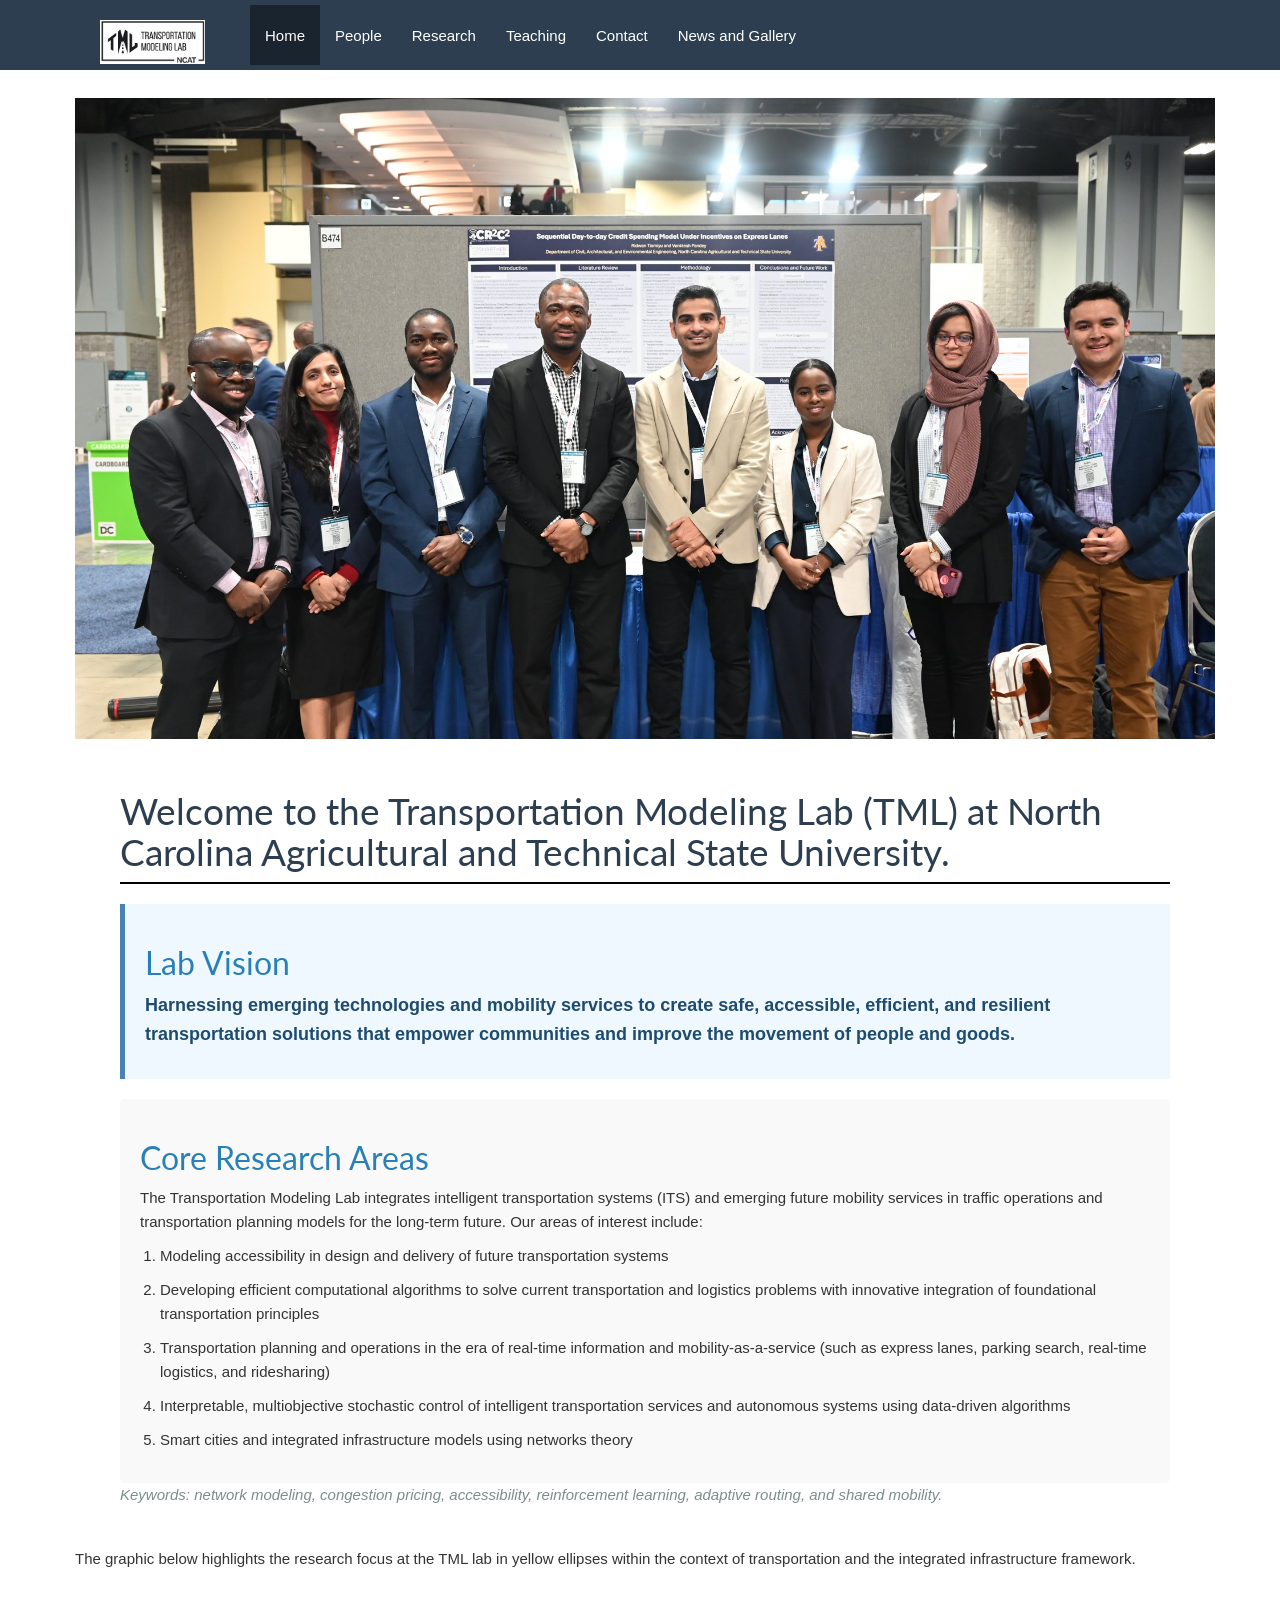
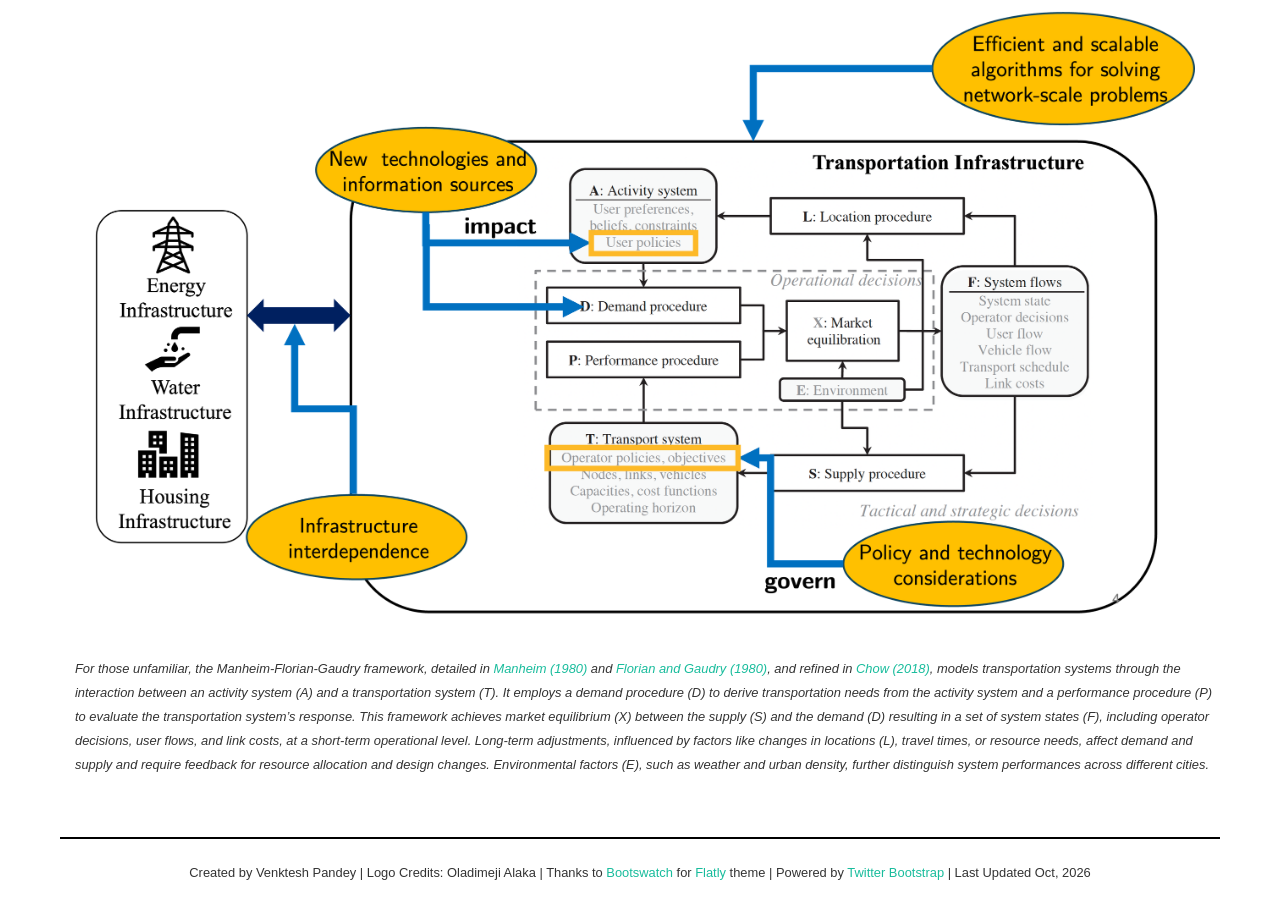
<file: index.html>
<!DOCTYPE html>  
<html lang="en">  
  <head>
    <meta charset="utf-8">
    <title>A&amp;T Transportation Modeling Lab</title>
    <meta name="viewport" content="width=device-width, initial-scale=1.0">
    <!-- Bootstrap 3 (Flatly theme) and site styles -->
    <link href="assets/css/font-awesome.css" rel="stylesheet">
    <link href="assets/css/bootstrap_flatlyTheme.css" rel="stylesheet" media="screen">
    <link href="assets/css/custom.css" rel="stylesheet" media="screen">
    <!-- Favicon next to the title -->
    <link rel="icon" type="image/png" href="assets/img/logos/tml-logo.png"> 
    <style>
        body {
            font-family: Arial, sans-serif;
            line-height: 1.6;
            color: #333;
            max-width: 1200px;
            margin: 0 auto;
            padding: 20px;
        }
        .container {
            display: flex;
            flex-wrap: wrap;
            gap: 30px;
        }
        .content {
            flex: 1;
            min-width: 300px;
        }
        .vision {
            background-color: #f0f8ff;
            border-left: 5px solid #4682b4;
            padding: 20px;
            margin: 20px 0;
            font-size: 1.2em;
            font-weight: bold;
            color: #1e4b6e;
        }
        h1 {
            color: #2c3e50;
            border-bottom: 2px solid #000000;
            padding-bottom: 10px;
        }
        h2 {
            color: #2980b9;
        }
        .research-areas {
            background-color: #f9f9f9;
            padding: 20px;
            border-radius: 5px;
        }
        .research-areas ol {
            padding-left: 20px;
        }
        .research-areas li {
            margin-bottom: 10px;
        }
        .keywords {
            font-style: italic;
            color: #7f8c8d;
        }
        .img-responsive {
            max-width: 100%;
            height: auto;
            display: block;
            margin: 20px auto;
        }
        .carousel {
				    width: 100%;
				    position: relative;
				    overflow: hidden;
				    padding-bottom: 56.25%; /* 16:9 aspect ratio for responsiveness */
				    height: 0;
				}

				.carousel-inner {
				    width: 600%;   /* 6 slides x 100% */
				    display: flex;
				    transition: transform 5s ease-in-out;
				    animation: slide 30s infinite;   /* 5 s per slide */
				}


				.carousel-item {
				  width: 16.6667%;   /* 100% / 6 slides */
				  height: 100%;
				}

				.carousel-item img {
				  width: 100%;
				  height: 100%;
				  object-fit: cover;
				}

				@keyframes slide {
				  0%, 16.66% {
				    transform: translateX(0);
				  }
				  16.67%, 33.33% {
				    transform: translateX(-16.6667%);
				  }
				  33.34%, 50% {
				    transform: translateX(-33.3333%);
				  }
				  50.01%, 66.66% {
				    transform: translateX(-50%);
				  }
				  66.67%, 83.33% {
				    transform: translateX(-66.6667%);
				  }
				  83.34%, 100% {
				    transform: translateX(-83.3333%);
				  }
				}

				.carousel-control {
				  position: absolute;
				  top: 50%;
				  transform: translateY(-50%);
				  width: 50px;
				  height: 50px;
				  background: rgba(0, 0, 0, 0.5);
				  color: white;
				  display: flex;
				  align-items: center;
				  justify-content: center;
				  text-decoration: none;
				  font-size: 24px;
				}

				.carousel-control.left {
				  left: 10px;
				}

				.carousel-control.right {
				  right: 10px;
				}

				.carousel-indicators {
				  position: absolute;
				  bottom: 10px;
				  left: 50%;
				  transform: translateX(-50%);
				  display: flex;
				  list-style: none;
				  padding: 0;
				  margin: 0;
				}

				.carousel-indicators li {
				  width: 10px;
				  height: 10px;
				  background: rgba(255, 255, 255, 0.5);
				  border-radius: 50%;
				  margin: 0 5px;
				}

				.carousel-indicators li.active {
				  background: white;
				}
    </style> 


  </head>  
  <body>
    <!-- Fixed navbar -->
    <div class="navbar navbar-default navbar-fixed-top">
	  <div class="container">
	    <div class="navbar-header">
	    	<a class="navbar-brand" href="index.html">
          <img src="assets/img/logos/tml-logo-full.png" alt="TML Logo" style="width:105px;" class="navbar-logo">
        </a>
		  
          <button type="button" class="navbar-toggle" data-toggle="collapse" data-target="#navbar-main">
            <span class="sr-only">Toggle navigation</span>
            <span class="icon-bar"></span>
            <span class="icon-bar"></span>
            <span class="icon-bar"></span>
          </button>
        </div>
        <div class="navbar-collapse collapse" id="navbar-main">
          <ul class="nav navbar-nav">
            <li class="active"><a href="index.html">Home</a></li>
			<li><a href="People.html">People</a></li>
			<li><a href="Research.html">Research</a></li>
			<li><a href="Teaching.html">Teaching</a></li>
			<li><a href="Contact.html">Contact</a></li>
			<li><a href="NewsGallery.html">News and Gallery</a></li>
          </ul>
        </div><!--/.nav-collapse -->
      </div>
    </div>
	<br><br>

	<!--<img src="Picture.png" alt="Venktesh" align="right" width="250" height="400"  class="img-responsive" style="padding : 2px 2px 2px 2px;"> -->
	<!-- <img src="Pandey_Portrait.jpg" alt="Venktesh" align="left" width="250" height="400"  class="img-responsive" style="padding : 20px 20px 20px 20px;"> -->
	<div class="container">
	<!--<div class="page-header"> </div> -->

		<div class="carousel" id="myCarousel">
		  <div class="carousel-inner">
		    <div class="carousel-item">
		      <img src="assets/img/gallery/group-image-3.jpg" alt="Slide 1">
		    </div>
		    <div class="carousel-item">
		      <img src="assets/img/gallery/trb-2026.jpg" alt="Slide 2">
		    </div>
		    <div class="carousel-item">
		      <img src="assets/img/research/research-overview.png" alt="Slide 3">
		    </div>
		    <div class="carousel-item">
		      <img src="assets/img/gallery/group-fall-2024.jpg" alt="Slide 4">
		    </div>
		    <div class="carousel-item">
		      <img src="assets/img/gallery/ncsite-2026.jpg" alt="Slide 5">
		    </div>
		    <div class="carousel-item">
		      <img src="assets/img/gallery/group-spring-2026.jpg" alt="Group dinner, Spring 2026">
		    </div>
		  </div>
		  
		  <!-- <a class="carousel-control left" href="#myCarousel" role="button">
		    &#10094;
		  </a>
		  <a class="carousel-control right" href="#myCarousel" role="button">
		    &#10095;
		  </a>
		  
		  <ol class="carousel-indicators">
		    <li class="active"></li>
		    <li></li>
		    <li></li>
		    <li></li>
		  </ol> -->
		</div>

		

	<div class="container">
      <div class="content">
        <h1>Welcome to the Transportation Modeling Lab (TML) at North Carolina Agricultural and Technical State University.</h1>
        
        <div class="vision">
            <h2>Lab Vision</h2>
            <p>Harnessing emerging technologies and mobility services to create safe, accessible, efficient, and resilient transportation solutions that empower communities and improve the movement of people and goods.</p>
        </div>
        
        <div class="research-areas">
            <h2>Core Research Areas</h2>
            <p>The Transportation Modeling Lab integrates intelligent transportation systems (ITS) and emerging future mobility services in traffic operations and transportation planning models for the long-term future. Our areas of interest include:</p>
            <ol>
                <li>Modeling accessibility in design and delivery of future transportation systems</li>
                <li>Developing efficient computational algorithms to solve current transportation and logistics problems with innovative integration of foundational transportation principles</li>
                <li>Transportation planning and operations in the era of real-time information and mobility-as-a-service (such as express lanes, parking search, real-time logistics, and ridesharing)</li>
                <li>Interpretable, multiobjective stochastic control of intelligent transportation services and autonomous systems using data-driven algorithms</li>
                <li>Smart cities and integrated infrastructure models using networks theory</li>
            </ol>
        </div>
        
        <p class="keywords">Keywords: network modeling, congestion pricing, accessibility, reinforcement learning, adaptive routing, and shared mobility.</p>
      </div>
    </div>
		<div class="row">
			<div class="col-md-12">
				<p> The graphic below highlights the research focus at the TML lab in yellow ellipses within the context of transportation and the integrated infrastructure framework. </p>
					<img src="assets/img/research/research-overview.png" alt="Overview" align="center" class="img-responsive" style="padding : 20px 20px 20px 20px;">
					<p> <small><i> For those unfamiliar, the Manheim-Florian-Gaudry framework, detailed in <a href="https://doi.org/10.1016/0191-2607(80)90111-9" target="_blank">Manheim (1980)</a> and <a href="https://doi.org/10.1016/0191-2615(80)90029-6" target="_blank">Florian and Gaudry (1980)</a>, and refined in <a href="https://www.sciencedirect.com/book/9780128136133/informed-urban-transport-systems" target="_blank">Chow (2018)</a>, models transportation systems through the interaction between an activity system (A) and a transportation system (T). It employs a demand procedure (D) to derive transportation needs from the activity system and a performance procedure (P) to evaluate the transportation system’s response. This framework achieves market equilibrium (X) between the supply (S) and the demand (D) resulting in a set of system states (F), including operator decisions, user flows, and link costs, at a short-term operational level. Long-term adjustments, influenced by factors like changes in locations (L), travel times, or resource needs, affect demand and supply and require feedback for resource allocation and design changes. Environmental factors (E), such as weather and urban density, further distinguish system performances across different cities.</i></small> </p>
			</div>		
		</div>
	</div>

	
	

	<!--<ol>
		<li> Traffic assignment models</li>
		<li> Congestion pricing </li>
		<li> Dynamic stochastic control </li>
			<ul>
				<li> Reinforcement learning methods </li>
				<li> Adaptive routing in presence of real-time information </li>
			</ul>
		<li> Ridesharing mobility </li>
	</ol> -->

  
<hr>
<footer>  
<p class="text-muted"><center><small> Created by Venktesh Pandey | Logo Credits: Oladimeji Alaka | 
 Thanks to <a href="http://bootswatch.com" target="_blank"> Bootswatch </a> for <a href="https://bootswatch.com/3/flatly/" target="_blank"> Flatly </a> theme | Powered by <a href="http://getbootstrap.com/" target="_blank">Twitter Bootstrap</a> | Last Updated Oct, 2026</small> 
 </center> 
</p>
</footer>
</div>
	<!-- jQuery first, then the local Bootstrap 3 script (powers the mobile menu) -->
    <script src="https://code.jquery.com/jquery-1.12.4.min.js"></script>
    <script src="assets/js/bootstrap.min.js"></script>
  </body>  
</html>
</file>
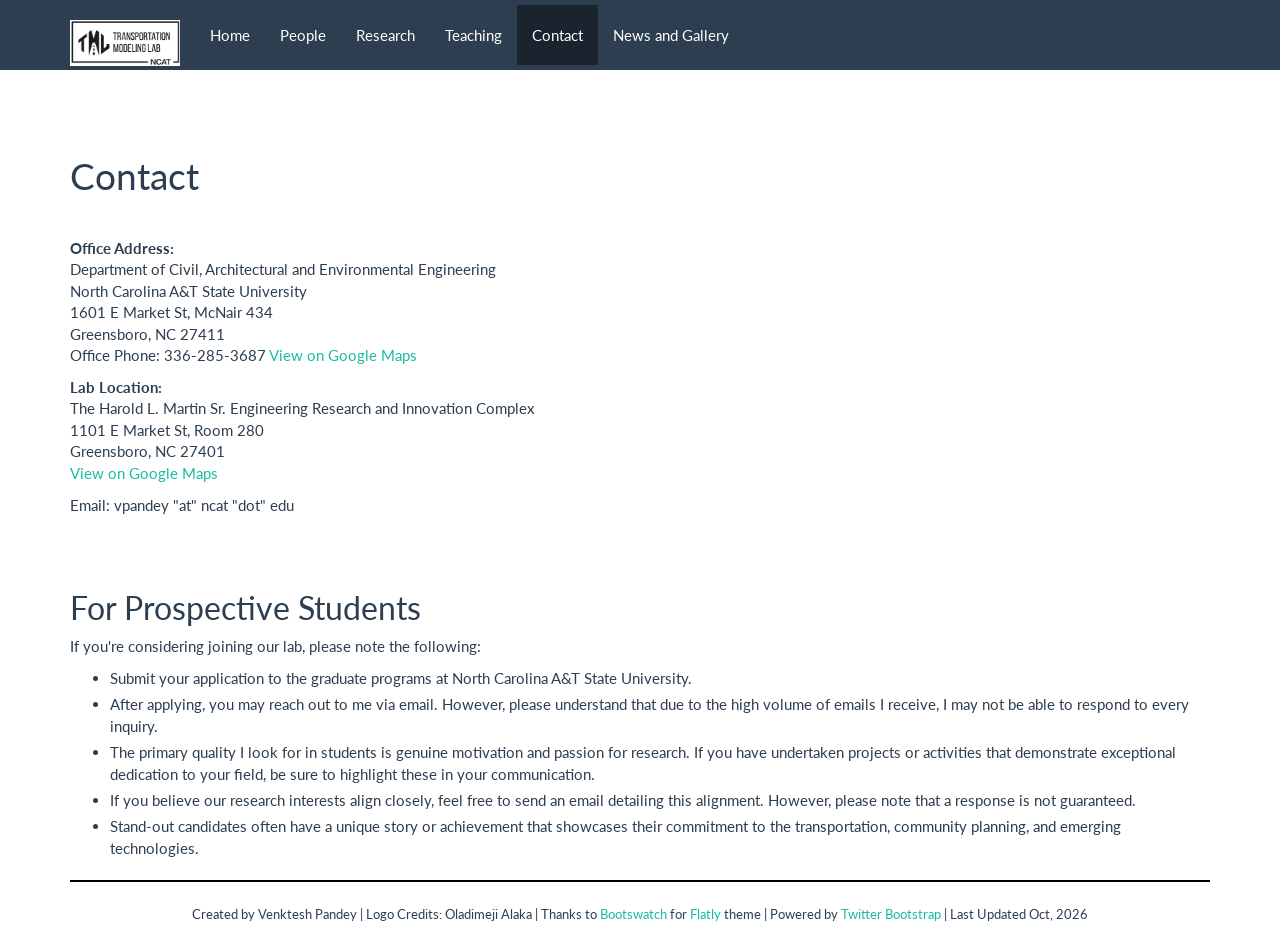
<file: Contact.html>
<!DOCTYPE html>  
<html lang="en">  
  <head>
    <meta charset="utf-8">
    <title>A&amp;T Transportation Modeling Lab</title>
    <meta name="viewport" content="width=device-width, initial-scale=1.0">
    <!-- Bootstrap 3 (Flatly theme) and site styles -->
    <link href="assets/css/font-awesome.css" rel="stylesheet">
    <link href="assets/css/bootstrap_flatlyTheme.css" rel="stylesheet" media="screen">
    <link href="assets/css/custom.css" rel="stylesheet" media="screen">
    <!-- Favicon next to the title -->
    <link rel="icon" type="image/png" href="assets/img/logos/tml-logo.png">  
  </head>  
  <body>
	<!-- Fixed navbar -->
    <div class="navbar navbar-default navbar-fixed-top">
	  <div class="container">
	    <div class="navbar-header">
	    	<a class="navbar-brand" href="index.html">
          <img src="assets/img/logos/tml-logo-full.png" alt="TML Logo" style="width:110px;" class="navbar-logo">
        </a>
		  
          <button type="button" class="navbar-toggle" data-toggle="collapse" data-target="#navbar-main">
            <span class="sr-only">Toggle navigation</span>
            <span class="icon-bar"></span>
            <span class="icon-bar"></span>
            <span class="icon-bar"></span>
          </button>
        </div>
        <div class="navbar-collapse collapse" id="navbar-main">
          <ul class="nav navbar-nav">
            <li ><a href="index.html">Home</a></li>
			<li ><a href="People.html">People</a></li>
			<li><a href="Research.html">Research</a></li>
			<li ><a href="Teaching.html">Teaching</a></li>
			<li class="active"><a href="Contact.html">Contact</a></li>
            <li><a href="NewsGallery.html">News and Gallery</a></li>
          </ul>
        </div><!--/.nav-collapse -->
      </div>
    </div>
	<br><br>

	<div class="container">
    <div class="page-header"><h1>Contact</h1></div>
    <p>
        <strong>Office Address:</strong><br>
        Department of Civil, Architectural and Environmental Engineering <br>
        North Carolina A&T State University <br>
        1601 E Market St, McNair 434 <br>
        Greensboro, NC 27411 <br>
        Office Phone: 336-285-3687
        <a href="https://www.google.com/maps?q=1601+E+Market+St,+McNair+434,+Greensboro+NC+27411" target="_blank">View on Google Maps</a>
    </p>
    
    <p>
        <strong>Lab Location:</strong><br>
        The Harold L. Martin Sr. Engineering Research and Innovation Complex<br>
        1101 E Market St, Room 280<br>
        Greensboro, NC 27401<br>
        <a href="https://www.google.com/maps?q=1101+E+Market+St,+Greensboro,+NC+27401" target="_blank">View on Google Maps</a>
    </p>

    <p>
        Email: vpandey "at" ncat "dot" edu <br>
    </p>

    <br>

    <!-- <p>Also find me here:</p>
    <p><center>
        <a href="http://in.linkedin.com/pub/venktesh-pandey/82/697/956" target="_blank"><img src="linkedin.jpg" style="width:177px;height:50px;" alt="LinkedIn"></a>&nbsp;&nbsp;&nbsp;&nbsp;&nbsp;&nbsp;
        <a href="https://scholar.google.com/citations?user=l3ValXEAAAAJ&hl=en&oi=ao" target="_blank"><img src="googlescholar.png" style="width:133px;height:50px;" alt="Google Scholar"></a>&nbsp;&nbsp;&nbsp;&nbsp;&nbsp;&nbsp;
        <a href="https://twitter.com/_Venktesh_" target="_blank"><img src="twitter-logo.png" style="width:131px;height:50px;" alt="Twitter"></a>&nbsp;&nbsp;&nbsp;&nbsp;&nbsp;&nbsp;
        <a href="https://github.com/venktesh22" target="_blank"><img src="github_logo-1.png" style="width:207px;height:50px;" alt="GitHub"></a>
    </center></p> -->
    <br>
    <h2>For Prospective Students</h2>
    <p>
        If you're considering joining our lab, please note the following:
    </p>
    <ul>
        <li>Submit your application to the graduate programs at North Carolina A&T State University.</li>
        <li>After applying, you may reach out to me via email. However, please understand that due to the high volume of emails I receive, I may not be able to respond to every inquiry.</li>
        <li>The primary quality I look for in students is genuine motivation and passion for research. If you have undertaken projects or activities that demonstrate exceptional dedication to your field, be sure to highlight these in your communication.</li>
        <li>If you believe our research interests align closely, feel free to send an email detailing this alignment. However, please note that a response is not guaranteed.</li>
        <li>Stand-out candidates often have a unique story or achievement that showcases their commitment to the transportation, community planning, and emerging technologies.</li>
    </ul>



	

<hr>  
<footer>  
<p class="text-muted"><center><small> Created by Venktesh Pandey | Logo Credits: Oladimeji Alaka | 
 Thanks to <a href="http://bootswatch.com" target="_blank"> Bootswatch </a> for <a href="https://bootswatch.com/3/flatly/" target="_blank"> Flatly </a> theme | Powered by <a href="http://getbootstrap.com/" target="_blank">Twitter Bootstrap</a> | Last Updated Oct, 2026</small> 
 </center> 
</p>
</footer>
</div>
	<!-- jQuery first, then the local Bootstrap 3 script (powers the mobile menu) -->
    <script src="https://code.jquery.com/jquery-1.12.4.min.js"></script>
    <script src="assets/js/bootstrap.min.js"></script>
  </body>  
</html>
</file>
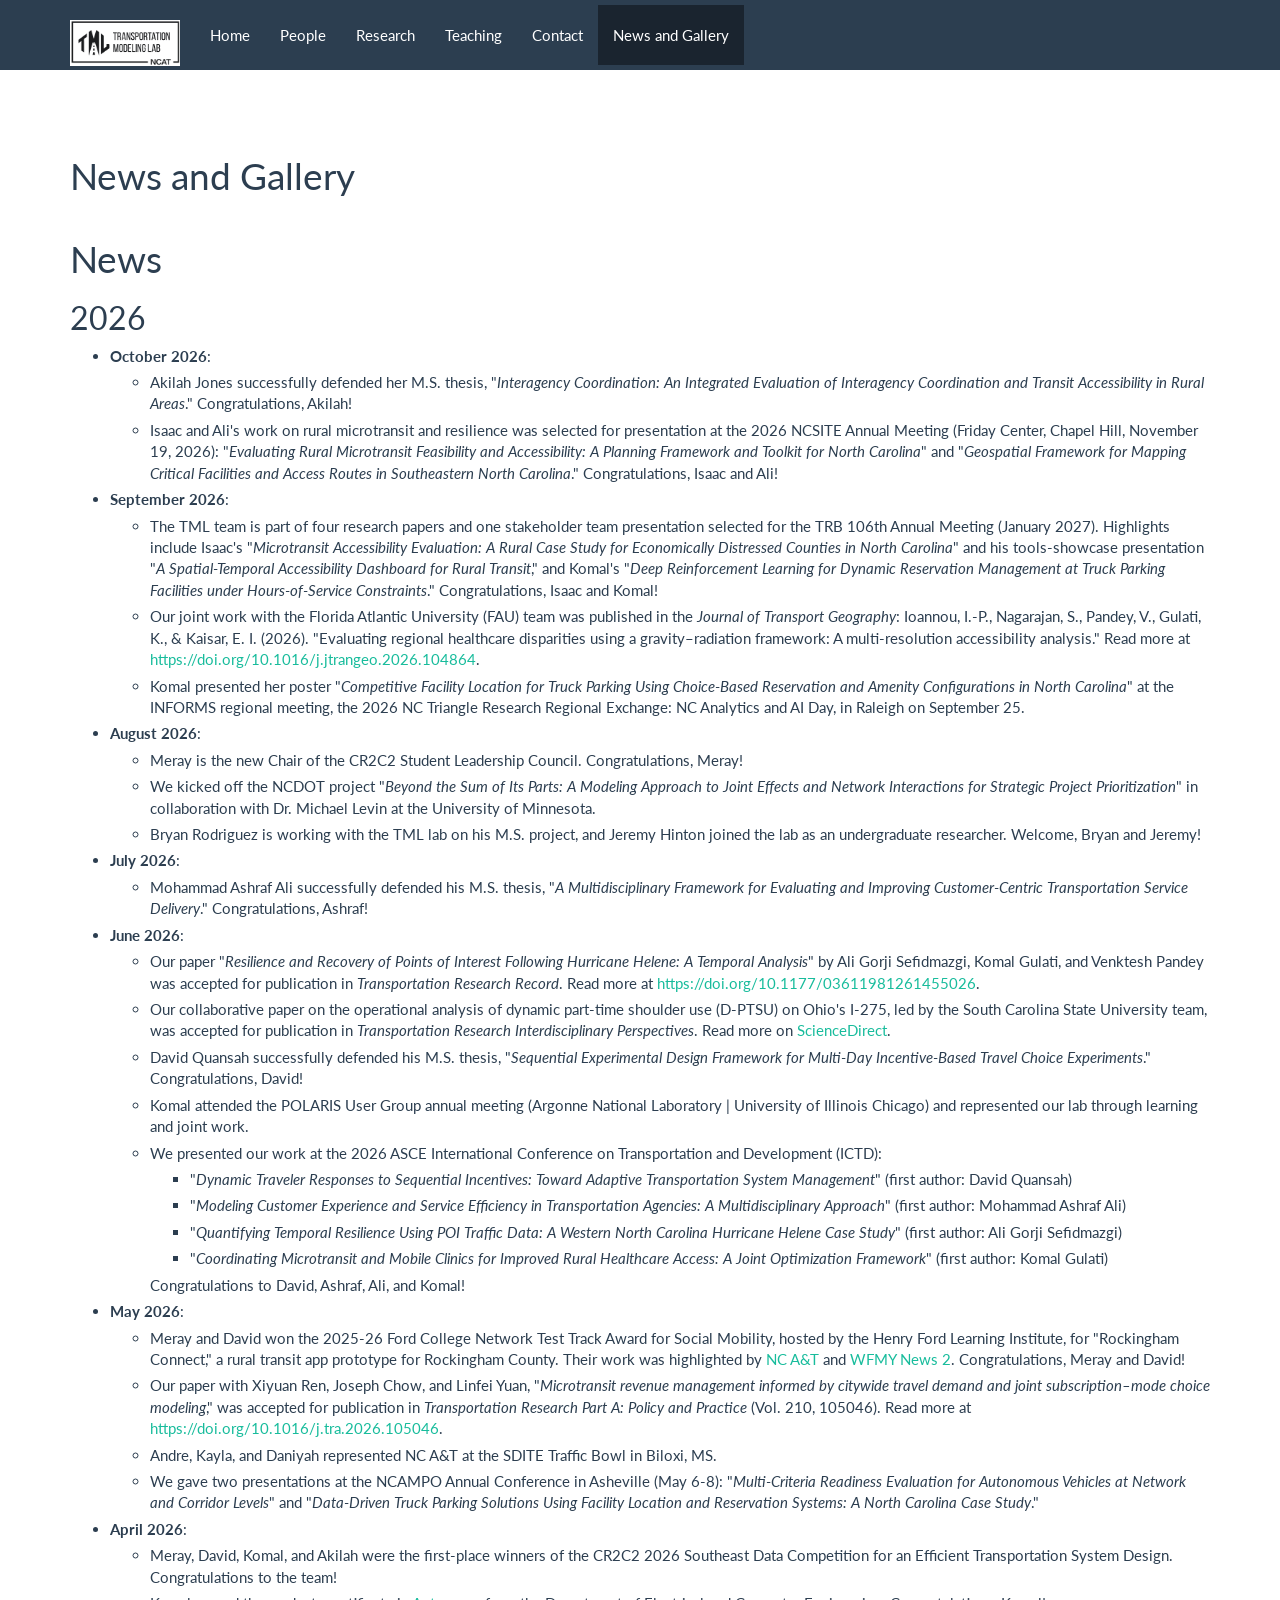
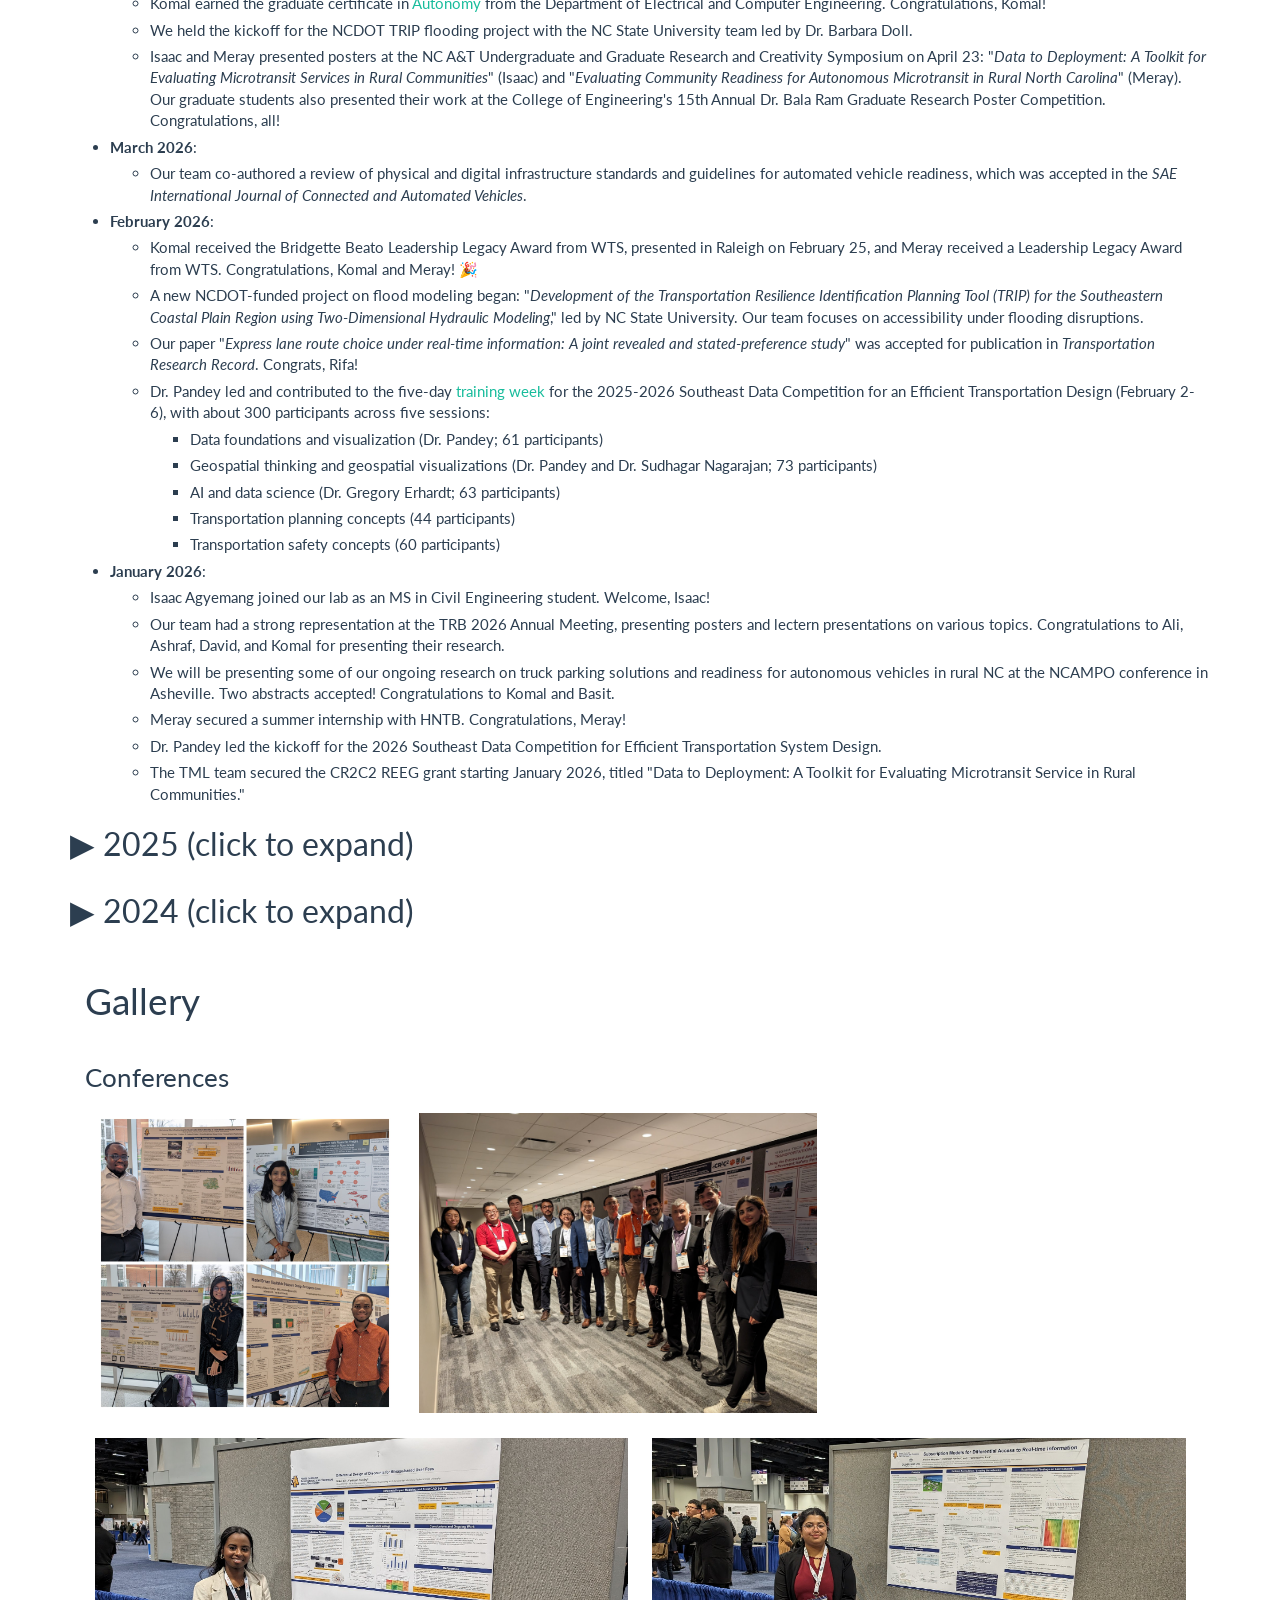
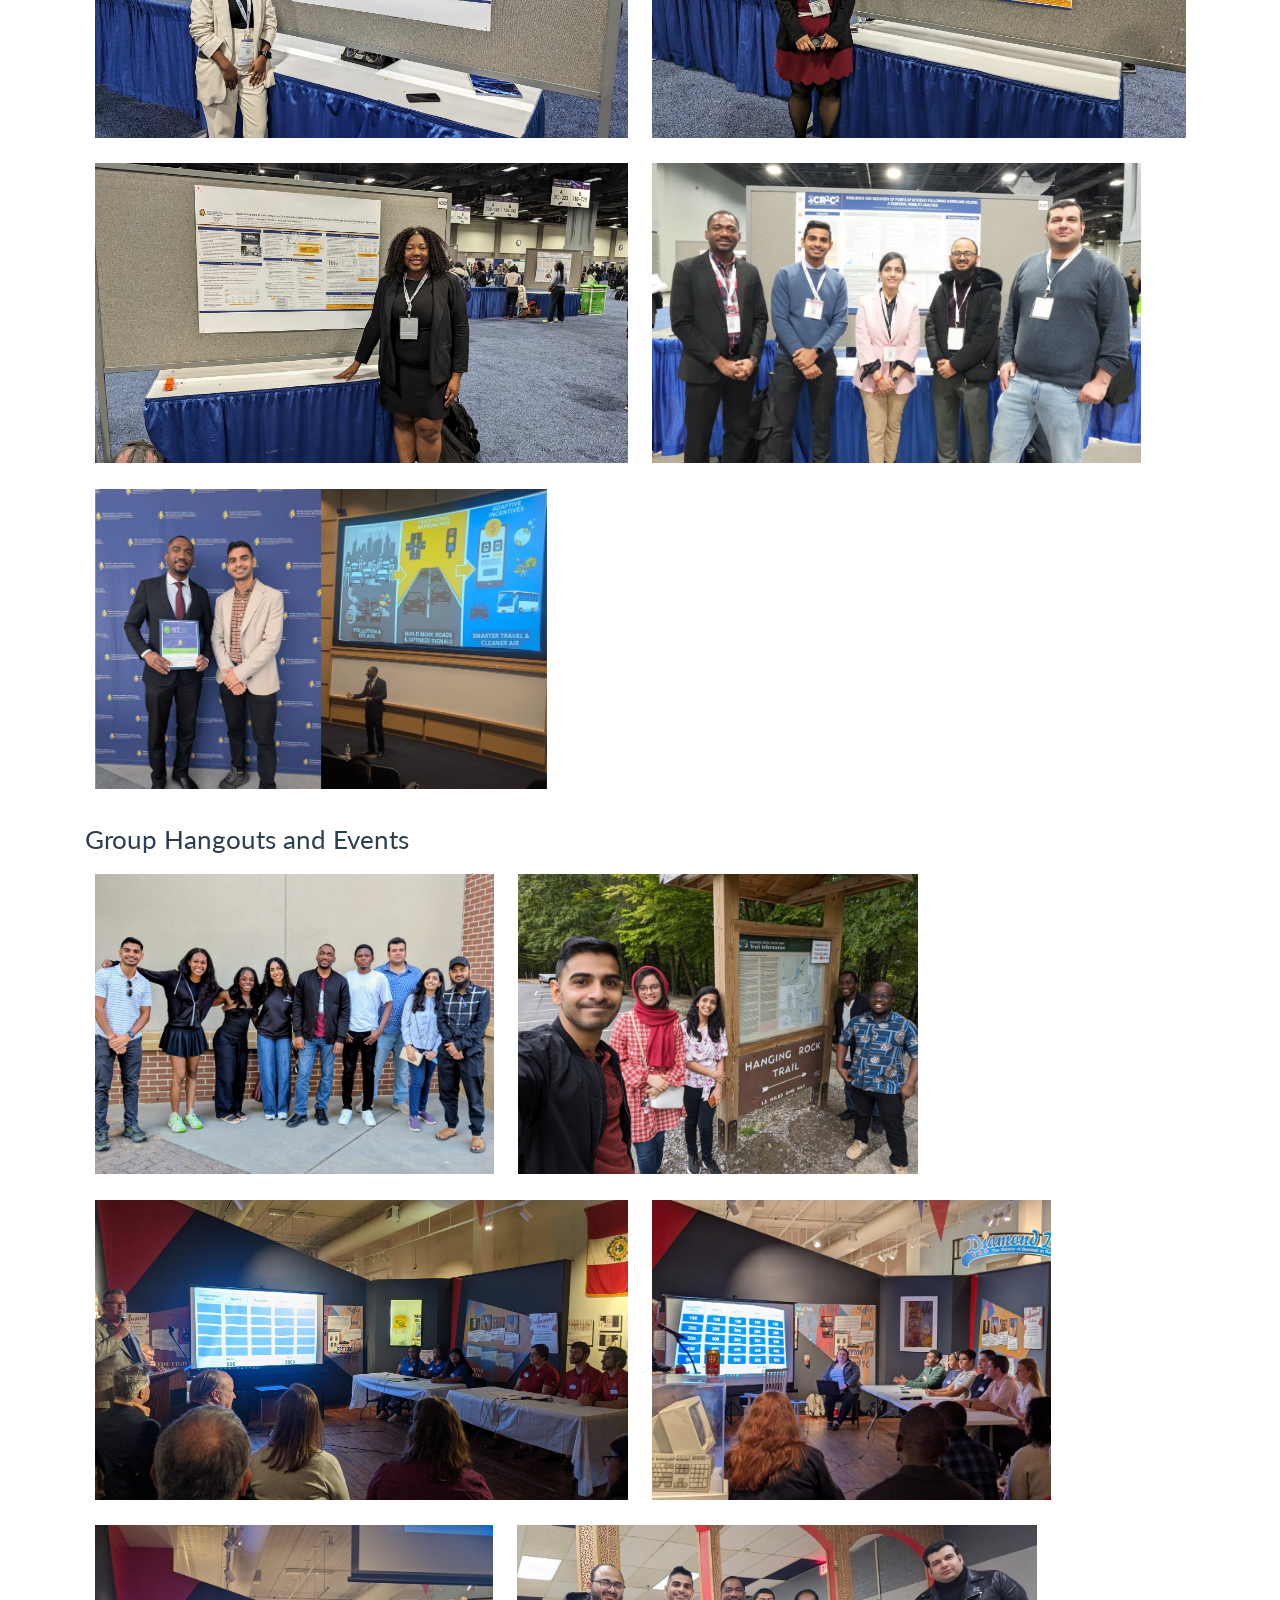
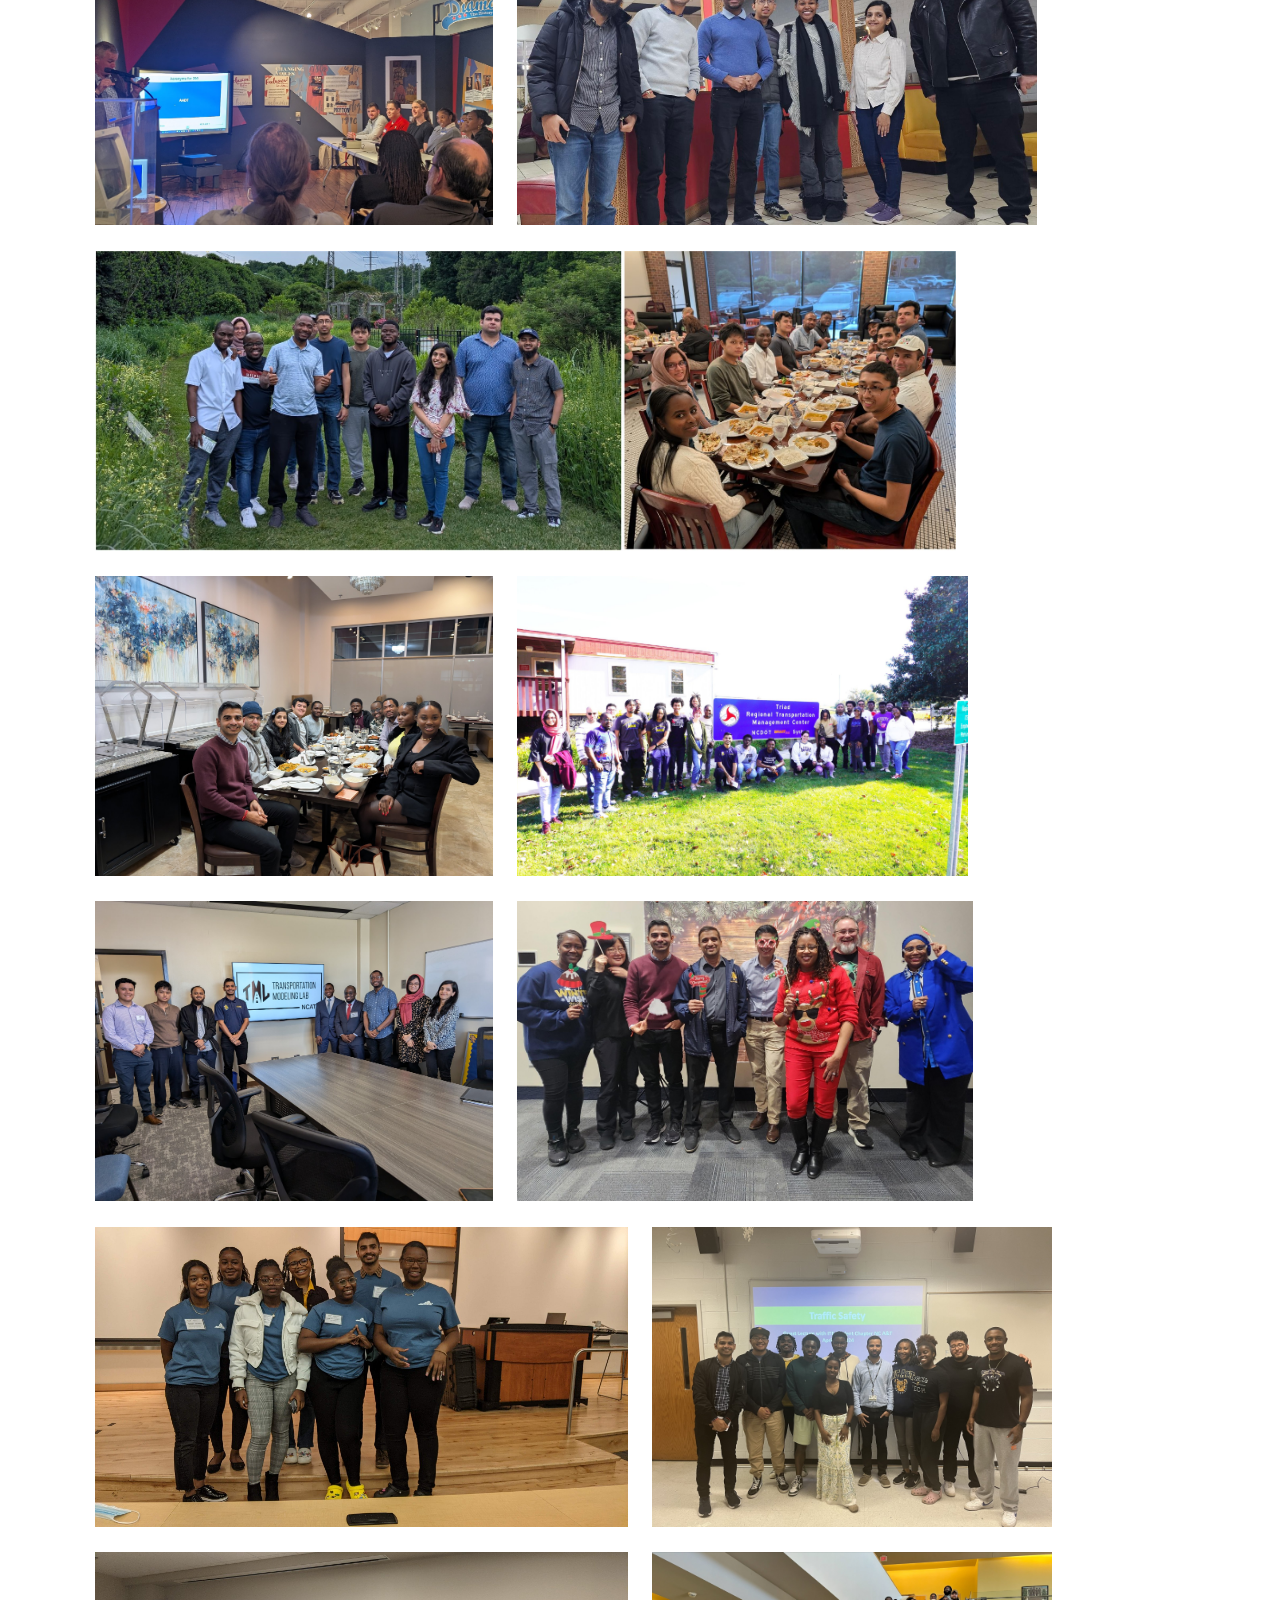
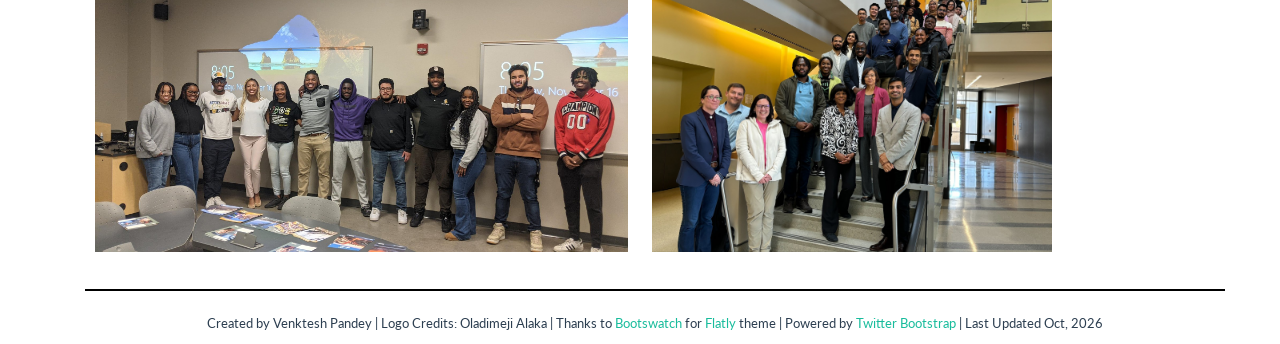
<file: NewsGallery.html>
<!DOCTYPE html>  
<html lang="en">  
  <head>
    <meta charset="utf-8">
    <title>A&amp;T Transportation Modeling Lab</title>
    <meta name="viewport" content="width=device-width, initial-scale=1.0">
    <!-- Bootstrap 3 (Flatly theme) and site styles -->
    <link href="assets/css/font-awesome.css" rel="stylesheet">
    <link href="assets/css/bootstrap_flatlyTheme.css" rel="stylesheet" media="screen">
    <link href="assets/css/custom.css" rel="stylesheet" media="screen">
    <!-- Favicon next to the title -->
    <link rel="icon" type="image/png" href="assets/img/logos/tml-logo.png">  
    	<style>
			.image-container {
			  position: relative;
			  display: inline-block;
			  margin: 10px;
			}

			.image-container img {
			  height: 300px;
			  display: block;
			}

			.image-overlay {
			  position: absolute;
			  top: 0;
			  left: 0;
			  width: 100%;
			  height: 100%;
			  background: rgba(0, 0, 0, 0.7);
			  color: white;
			  display: flex;
			  align-items: center;
			  justify-content: center;
			  opacity: 0;
			  transition: opacity 0.3s;
			}

			.image-container:hover .image-overlay {
			  opacity: 1;
			}

			.image-caption {
			  text-align: center;
			  padding: 10px;
			}
			</style>
  </head>  
  <body>
	<!-- Fixed navbar -->
    <div class="navbar navbar-default navbar-fixed-top">
	  <div class="container">
	    <div class="navbar-header">
	    	<a class="navbar-brand" href="index.html">
          <img src="assets/img/logos/tml-logo-full.png" alt="TML Logo" style="width:110px;" class="navbar-logo">
        </a>
		  
          <button type="button" class="navbar-toggle" data-toggle="collapse" data-target="#navbar-main">
            <span class="sr-only">Toggle navigation</span>
            <span class="icon-bar"></span>
            <span class="icon-bar"></span>
            <span class="icon-bar"></span>
          </button>
        </div>
        <div class="navbar-collapse collapse" id="navbar-main">
          <ul class="nav navbar-nav">
            <li ><a href="index.html">Home</a></li>
			<li ><a href="People.html">People</a></li>
			<li><a href="Research.html">Research</a></li>
			<li ><a href="Teaching.html">Teaching</a></li>
			<li><a href="Contact.html">Contact</a></li>
			<li class="active"><a href="NewsGallery.html">News and Gallery</a></li>
          </ul>
        </div><!--/.nav-collapse -->
      </div>
    </div>
	<br><br>

	<div class="container">
    <div class="page-header"><h1>News and Gallery</h1></div>

    <h1> News </h1>

	<h2>2026</h2>
		<ul>
			<li><b>October 2026</b>: 
				<ul>
					<li>Akilah Jones successfully defended her M.S. thesis, "<i>Interagency Coordination: An Integrated Evaluation of Interagency Coordination and Transit Accessibility in Rural Areas</i>." Congratulations, Akilah!</li>
					<li>Isaac and Ali's work on rural microtransit and resilience was selected for presentation at the 2026 NCSITE Annual Meeting (Friday Center, Chapel Hill, November 19, 2026): "<i>Evaluating Rural Microtransit Feasibility and Accessibility: A Planning Framework and Toolkit for North Carolina</i>" and "<i>Geospatial Framework for Mapping Critical Facilities and Access Routes in Southeastern North Carolina</i>." Congratulations, Isaac and Ali!</li>
				</ul>
			</li>
			<li><b>September 2026</b>: 
				<ul>
					<li>The TML team is part of four research papers and one stakeholder team presentation selected for the TRB 106th Annual Meeting (January 2027). Highlights include Isaac's "<i>Microtransit Accessibility Evaluation: A Rural Case Study for Economically Distressed Counties in North Carolina</i>" and his tools-showcase presentation "<i>A Spatial-Temporal Accessibility Dashboard for Rural Transit</i>," and Komal's "<i>Deep Reinforcement Learning for Dynamic Reservation Management at Truck Parking Facilities under Hours-of-Service Constraints</i>." Congratulations, Isaac and Komal!</li>
					<li>Our joint work with the Florida Atlantic University (FAU) team was published in the <i>Journal of Transport Geography</i>: Ioannou, I.-P., Nagarajan, S., Pandey, V., Gulati, K., &amp; Kaisar, E. I. (2026). "Evaluating regional healthcare disparities using a gravity–radiation framework: A multi-resolution accessibility analysis." Read more at <a href="https://doi.org/10.1016/j.jtrangeo.2026.104864" target="_blank">https://doi.org/10.1016/j.jtrangeo.2026.104864</a>.</li>
					<li>Komal presented her poster "<i>Competitive Facility Location for Truck Parking Using Choice-Based Reservation and Amenity Configurations in North Carolina</i>" at the INFORMS regional meeting, the 2026 NC Triangle Research Regional Exchange: NC Analytics and AI Day, in Raleigh on September 25.</li>
				</ul>
			</li>
			<li><b>August 2026</b>: 
				<ul>
					<li>Meray is the new Chair of the CR2C2 Student Leadership Council. Congratulations, Meray!</li>
					<li>We kicked off the NCDOT project "<i>Beyond the Sum of Its Parts: A Modeling Approach to Joint Effects and Network Interactions for Strategic Project Prioritization</i>" in collaboration with Dr. Michael Levin at the University of Minnesota.</li>
					<li>Bryan Rodriguez is working with the TML lab on his M.S. project, and Jeremy Hinton joined the lab as an undergraduate researcher. Welcome, Bryan and Jeremy!</li>
				</ul>
			</li>
			<li><b>July 2026</b>: 
				<ul>
					<li>Mohammad Ashraf Ali successfully defended his M.S. thesis, "<i>A Multidisciplinary Framework for Evaluating and Improving Customer-Centric Transportation Service Delivery</i>." Congratulations, Ashraf!</li>
				</ul>
			</li>
			<li><b>June 2026</b>: 
				<ul>
					<li>Our paper "<i>Resilience and Recovery of Points of Interest Following Hurricane Helene: A Temporal Analysis</i>" by Ali Gorji Sefidmazgi, Komal Gulati, and Venktesh Pandey was accepted for publication in <i>Transportation Research Record</i>. Read more at <a href="https://doi.org/10.1177/03611981261455026" target="_blank">https://doi.org/10.1177/03611981261455026</a>.</li>
					<li>Our collaborative paper on the operational analysis of dynamic part-time shoulder use (D-PTSU) on Ohio's I-275, led by the South Carolina State University team, was accepted for publication in <i>Transportation Research Interdisciplinary Perspectives</i>. Read more on <a href="https://www.sciencedirect.com/science/article/pii/S2590198226001818" target="_blank">ScienceDirect</a>.</li>
					<li>David Quansah successfully defended his M.S. thesis, "<i>Sequential Experimental Design Framework for Multi-Day Incentive-Based Travel Choice Experiments</i>." Congratulations, David!</li>
					<li>Komal attended the POLARIS User Group annual meeting (Argonne National Laboratory | University of Illinois Chicago) and represented our lab through learning and joint work.</li>
					<li>We presented our work at the 2026 ASCE International Conference on Transportation and Development (ICTD):
						<ul>
							<li>"<i>Dynamic Traveler Responses to Sequential Incentives: Toward Adaptive Transportation System Management</i>" (first author: David Quansah)</li>
							<li>"<i>Modeling Customer Experience and Service Efficiency in Transportation Agencies: A Multidisciplinary Approach</i>" (first author: Mohammad Ashraf Ali)</li>
							<li>"<i>Quantifying Temporal Resilience Using POI Traffic Data: A Western North Carolina Hurricane Helene Case Study</i>" (first author: Ali Gorji Sefidmazgi)</li>
							<li>"<i>Coordinating Microtransit and Mobile Clinics for Improved Rural Healthcare Access: A Joint Optimization Framework</i>" (first author: Komal Gulati)</li>
						</ul>
						Congratulations to David, Ashraf, Ali, and Komal!
					</li>
				</ul>
			</li>
			<li><b>May 2026</b>: 
				<ul>
					<li>Meray and David won the 2025-26 Ford College Network Test Track Award for Social Mobility, hosted by the Henry Ford Learning Institute, for "Rockingham Connect," a rural transit app prototype for Rockingham County. Their work was highlighted by <a href="https://www.ncat.edu/news/2026/05/coe-ford-award.php" target="_blank">NC A&amp;T</a> and <a href="https://www.wfmynews2.com/article/news/local/nc-at-engineering-students-win-ford-award-for-transit-app-project-in-rockingham-county/83-a2ee85e3-7876-4055-b97b-bd6bbbb241e9" target="_blank">WFMY News 2</a>. Congratulations, Meray and David!</li>
					<li>Our paper with Xiyuan Ren, Joseph Chow, and Linfei Yuan, "<i>Microtransit revenue management informed by citywide travel demand and joint subscription–mode choice modeling</i>," was accepted for publication in <i>Transportation Research Part A: Policy and Practice</i> (Vol. 210, 105046). Read more at <a href="https://doi.org/10.1016/j.tra.2026.105046" target="_blank">https://doi.org/10.1016/j.tra.2026.105046</a>.</li>
					<li>Andre, Kayla, and Daniyah represented NC A&amp;T at the SDITE Traffic Bowl in Biloxi, MS.</li>
					<li>We gave two presentations at the NCAMPO Annual Conference in Asheville (May 6-8): "<i>Multi-Criteria Readiness Evaluation for Autonomous Vehicles at Network and Corridor Levels</i>" and "<i>Data-Driven Truck Parking Solutions Using Facility Location and Reservation Systems: A North Carolina Case Study</i>."</li>
				</ul>
			</li>
			<li><b>April 2026</b>: 
				<ul>
					<li>Meray, David, Komal, and Akilah were the first-place winners of the CR2C2 2026 Southeast Data Competition for an Efficient Transportation System Design. Congratulations to the team!<!-- TODO: add link to the CR2C2 LinkedIn post --></li>
					<li>Komal earned the graduate certificate in <a href="https://www.ncat.edu/academics/graduate-programs/coe/autonomy-cert.php" target="_blank">Autonomy</a> from the Department of Electrical and Computer Engineering. Congratulations, Komal!</li>
					<li>We held the kickoff for the NCDOT TRIP flooding project with the NC State University team led by Dr. Barbara Doll.</li>
					<li>Isaac and Meray presented posters at the NC A&amp;T Undergraduate and Graduate Research and Creativity Symposium on April 23: "<i>Data to Deployment: A Toolkit for Evaluating Microtransit Services in Rural Communities</i>" (Isaac) and "<i>Evaluating Community Readiness for Autonomous Microtransit in Rural North Carolina</i>" (Meray). Our graduate students also presented their work at the College of Engineering's 15th Annual Dr. Bala Ram Graduate Research Poster Competition. Congratulations, all!</li>
				</ul>
			</li>
			<li><b>March 2026</b>: 
				<ul>
					<li>Our team co-authored a review of physical and digital infrastructure standards and guidelines for automated vehicle readiness, which was accepted in the <i>SAE International Journal of Connected and Automated Vehicles</i>.<!-- TODO: add DOI link --></li>
				</ul>
			</li>
			<li><b>February 2026</b>: 
				<ul>
					<li>Komal received the Bridgette Beato Leadership Legacy Award from WTS, presented in Raleigh on February 25, and Meray received a Leadership Legacy Award from WTS. Congratulations, Komal and Meray! 🎉</li>
					<li>A new NCDOT-funded project on flood modeling began: "<i>Development of the Transportation Resilience Identification Planning Tool (TRIP) for the Southeastern Coastal Plain Region using Two-Dimensional Hydraulic Modeling</i>," led by NC State University. Our team focuses on accessibility under flooding disruptions.</li>
					<li>Our paper "<i>Express lane route choice under real-time information: A joint revealed and stated-preference study</i>" was accepted for publication in <i>Transportation Research Record</i>. Congrats, Rifa!<!-- TODO: add DOI link --></li>
					<li>Dr. Pandey led and contributed to the five-day <a href="https://www.cr2c2.com/education-and-outreach/student-engagement-opportunities/datacompetition/2025-2026-southeast-data-competition/training-week" target="_blank">training week</a> for the 2025-2026 Southeast Data Competition for an Efficient Transportation Design (February 2-6), with about 300 participants across five sessions:
						<ul>
							<li>Data foundations and visualization (Dr. Pandey; 61 participants)</li>
							<li>Geospatial thinking and geospatial visualizations (Dr. Pandey and Dr. Sudhagar Nagarajan; 73 participants)</li>
							<li>AI and data science (Dr. Gregory Erhardt; 63 participants)</li>
							<li>Transportation planning concepts (44 participants)</li>
							<li>Transportation safety concepts (60 participants)</li>
						</ul>
					</li>
				</ul>
			</li>
			<li><b>January 2026</b>: 
				<ul>
					<li>Isaac Agyemang joined our lab as an MS in Civil Engineering student. Welcome, Isaac!</li>
					<li>Our team had a strong representation at the TRB 2026 Annual Meeting, presenting posters and lectern presentations on various topics. Congratulations to Ali, Ashraf, David, and Komal for presenting their research.</li>
					<li>We will be presenting some of our ongoing research on truck parking solutions and readiness for autonomous vehicles in rural NC at the NCAMPO conference in Asheville. Two abstracts accepted! Congratulations to Komal and Basit.</li>
					<li>Meray secured a summer internship with HNTB. Congratulations, Meray!</li>
					<li>Dr. Pandey led the kickoff for the 2026 Southeast Data Competition for Efficient Transportation System Design.</li>
					<li>The TML team secured the CR2C2 REEG grant starting January 2026, titled "Data to Deployment: A Toolkit for Evaluating Microtransit Service in Rural Communities."</li>
				</ul>
			</li>
		</ul>

    <details>
		<summary><h2>▶ 2025 (click to expand)</h2></summary>
    	<ul>
			<li><b>December 2025</b>: 
				<ul>
					<li>Our paper titled "Adaptive electric vehicle routing and charging with deep reinforcement learning" by Farhang Ghahfarokhi, M., Park, H., Pandey, V., & Yoon, G. was accepted for publication in <i>Transportation Research Interdisciplinary Perspectives</i>. Read more at <a href="https://doi.org/10.1016/j.trip.2025.101795" target="_blank">https://doi.org/10.1016/j.trip.2025.101795</a>.</li>
					<li>GitHub products were released. See the "Research" tab for more information.</li>
					<li>We closed and published the technical report for the NCDOT project. Please reach out if interested in the final products. Thanks to Ali and Rifa for their contributions to this project: Pandey, V., Hasnine, M. S., Tasnia, R., Hridoy, D. N., & Gorji-Sefidmazgi, A. (2025). <i>Improving long-range planning models for feasibility analysis of mileage-based user fees as an alternative revenue stream</i> (Report No. FHWA/NC/2024-07).</li>
				</ul>
			</li>
			<li><b>November 2025</b>: 
				<ul>
					<li>David participated and was a finalist among 10 participants at the 3MT competition at NC A&T State University. Congratulations, David!</li>
					<li>Several NC A&T students received conference's awards at the NCSITE Annual Meeting. Civil Engineering senior Daniyah Crawford, who also serves as the ITE Student Chapter President, received the 2025 Cyrus Painter Memorial Scholarship. Senior Andre Flores-Fletes earned the 2025 Brent McKinney Honorary Scholarship. The NC A&T Student Chapter of ITE—advised by Dr. Pandey—was awarded the <b>2025 Paul F. Cribbins Award for Outstanding Student Chapter</b>, marking a repeat win for the chapter. Other university-wide awardees included Komal Gulati, recipient of the 2025 Emily Blount Honorary Scholarship. Congratulations to all!</li>
					<li>We closed and published the technical report for NCDOT. Please reach out if you'd be interested in the final product. Thanks to Kayla and Muzan for their contributions to this project: Pandey, V., Comert, G., & Stevens, K. (2025). <i>State of the art on auxiliary lanes between freeway interchanges: Part-time shoulder use review</i>.</li>
				</ul>
			</li>
			<li><b>October 2025</b>: 
				<ul>
					<li>Our paper titled "Real-time traffic insights with physics-informed neural networks: Integrating the Aw-Rascle model and LLMs" was published. Read more at <a href="https://doi.org/10.1109/ACCESS.2025.3618282" target="_blank">https://doi.org/10.1109/ACCESS.2025.3618282</a>.</li>
					<li>The research team at TML has 7 accepted papers for the TRB Annual Meeting 2026. We will also be represented at the posters/presentations at NCSITE 2025 Annual Meeting and ASCE ICTD 2026 conference. Congratulations to all authors whose papers were accepted.</li>
				</ul>
			</li>
			<li><b>September 2025</b>: 
				<ul>
					<li>Dr. Pandey delivered a seminar on "Optimizing Rural Freight Systems: Case Studies from North Carolina, Florida, and Kentucky" with CR2C2 outreach. See more at <a href="https://www.cr2c2.com/technology-transfer-and-collaboration/cr2c2-research-seminars/2025-8-25" target="_blank">CR2C2 website</a>.</li>
					<li>Our paper titled "A Bi-criterion Steiner Traveling Salesperson Problem with Time Windows for Last-Mile Electric Vehicle Logistics" was published. Read more at <a href="https://doi.org/10.1016/j.cor.2025.107286" target="_blank">https://doi.org/10.1016/j.cor.2025.107286</a>.</li>
				</ul>
			</li>
			<li> <b>August 2025</b>: 
				<ul>
					<li>Rifa Tasnia graduated with her MS in Civil Engineering (Thesis) in Summer, 2025. Her thesis was titled "<i>Express Lane Route Choice under Real-time Information: A Joint Revealed and Stated-Preference Study</i>." Congratulations, Rifa!</li>
					<li> Welcome Akilah, who is joining as a graduate student, and Meray who is joining as an undergraduate researcher in the Transportation Modeling Lab.</li>
					<li> Two of our papers were accepted for publication in <i>Transportation Research Record</i>: <i>"Investigating Automated Shuttle Readiness for Rural Areas: A North Carolina Case Study"</i>, led by Oladimeji Basit Alaka, and <i>"A Comparative Analysis of Macro and Micro-Level Measures of Healthcare Access in Urban and Rural Areas"</i>, led by Komal Gulati. Read more here <a href="https://doi.org/10.1177/03611981251378138" target="_blank">https://doi.org/10.1177/03611981251378138</a>
						and <a href="https://doi.org/10.1177/03611981251380266" target="_blank">https://doi.org/10.1177/03611981251380266</a>.
											</li>
					<li> Dr. Venktesh Pandey was appointed as the member of the Transportation Research Board's Standing Committee on Mobility Management (AEP 14).</li>
				</ul>
			</li>		
			<li> <b>July 2025</b>: 
				<ul>
					<li> Our lab kickstarted a technical assistance project supported by NCDOT, synthesizing the "State of the Art on Auxiliary Lanes Between Freeway Interchanges."</li>
					<li> In collaboration with partners at CR2C2, ADTS Rockingham, Clemson University, and NC State University, our lab was awarded a Phase-1 Evaluation grant to investigate the potential of autonomous microtransit in Rockingham County through the Mobility, Access, and Transportation Insecurity (MATI): Creating Links to Opportunity Program, administered by the University of Minnesota and funded by the Federal Transit Administration.</li>
				</ul>
			</li>
			<li> <b>June 2025</b>: 
				<ul>
					<li> Komal Gulati was selected to receive the 2025 Emily Blount Honorary Scholarship offered by the North Carolina Section of Institute of Transportation Engineers. She also represented our lab at the 2025 Eno Center for Transportation Future Leaders Development Conference in Washington, DC. Congratulations, Komal.</li>
					<li> Our lab presented three research posters and three lectern presentations at the 2025 ASCE International Conference on Transportation Development. Kudos to all the students whose work was presented. See the <a href="https://www.linkedin.com/posts/venktesh-pandey-95669782_ictd2025-asce-transportationinnovation-activity-7338719759590416384-NmHQ?utm_source=share&utm_medium=member_desktop&rcm=ACoAABGK9ZIBtSJGT9wd40tn4rAo-mJH3-4IVjk", target="_blank"> LinkedIn Post</a>.</li>
					<li> Muzan and Kayla will participate as undergraduate researchers over Summer 2025. Welcome, Muzan and Kayla!</li>
				</ul>
			</li>	
			<li> <b>May 2025</b>: 
				<ul>
					<li> Our review paper titled "A Review of Mileage-Based User Fees for Sustainable Transportation Funding: Challenges, Opportunities, and Research Gaps" was accepted for publication in Transportation Research Record. Read more at <a href="https://doi.org/10.1177/03611981251352761" target="_blank">https://doi.org/10.1177/03611981251352761</a>.</li>
					<li>Congratulations to the following graduates from the TML lab: Mikal and Mustafa for earning their BS in Civil Engineering; Htet for completing his MS in Civil Engineering with a project option; and Basit and Ridwan for earning their MS in Civil Engineering with a thesis option.</li>
				</ul>
			</li>		
			<li> <b>Apr 2025</b>: Our paper titled "Towards vehicle miles traveled reduction: Impact of mileage-based user fee on travel mode choices" was accepted for publication in Case Studies on Transport Policy. Read more on <a href="https://doi.org/10.1016/j.cstp.2025.101454" target="_blank">https://doi.org/10.1016/j.cstp.2025.101454</a>.</li>
			<li> <b>Mar 2025</b>: Komal Gulati was selected as the 2025 Eno Leaders Development Conference (LDC) Fellow. More information on <a href="https://enotrans.org/" target="_blank">ENO's website.</a> Additionally, Neil secured an internship with the NCDOT's office in Asheville, North Carolina.</li>
			<li> <b>Feb 2025 </b>: 
				<ul>
					<li> Our team presented three podium presentations and seven posters at the 2025 NCDOT Research and Innovation Symposium. See symposium agenda <a href="https://researchinnovationsymposium.com/agenda/" target="_blank">here</a> for all presented talks.</li>
					<li>Oladimeji Alaka was awarded a $2500 scholarship through the North Carolina Department of Transportation for his poster presentation. See <a href="https://www.linkedin.com/posts/cr2c2_award-ncat-ruraltransportation-activity-7296199919999053826-0ksh?utm_source=share&utm_medium=member_desktop&rcm=ACoAABGK9ZIBtSJGT9wd40tn4rAo-mJH3-4IVjk" target="_blank"> LinkedIn post.</a> </li>
				</ul>
			</li>
			<li><b>Jan 2025:</b> 
				<ul>
					<li> The TML team had a strong presence at the 2025 TRB Annual Meeting. See <a href="https://www.linkedin.com/posts/venktesh-pandey-95669782_trbam-trb2025-transportationresearch-activity-7283256231727693825-TiO2?utm_source=share&utm_medium=member_desktop" target="_blank"> LinkedIn post.</a> </li>
					<li> Ali Gorji has joined the TML team as a PhD Student in Computational Data Science and Engineering. Welcome, Ali!</li>
					<li> Neil Deshpande and Kayla Stevens joined the TML team as undergraduate researchers. Welcome, Neil and Kayla.</li>
					<li> Our paper titled "Combined Revealed- and Stated-Preference Survey to Understand the Impact of Multi-Source Real-Time Information on Travel Mode Choice" was accepted for publication in Transportation Research Record. Read more on <a href="https://doi.org/10.1177/03611981241311573" target="_blank">https://doi.org/10.1177/03611981241311573</a>.</li>
			</ul>
		</li>
	</ul>
	</details>

	<details>
		<summary><h2>▶ 2024 (click to expand)</h2></summary>
		<ul>
		  <li>
			  <b>November 2024</b>
			  <ul>
				<li>Oladimeji Alaka, in collaboration with CR2C2's Project 1-1 team, launched the rural autonomous vehicle readiness tool online. See the <a href="dashboards/Rural_AV_Readiness_Dashboard/Rural_AV_Readiness_Dashboard.html" target="_blank" rel="noopener">dashboard</a> and <a href="https://github.com/tml-ncat/Ar2tdashboard" target="_blank" rel="noopener">source code</a>.</li>
				<li>Rifa Tasnia was the recipient of the 2024 Roy D. Williams Memorial Scholarship offered by the North Carolina Section of Institute of Transportation Engineers. Congratulations, Rifa.</li>
				<li>NCA&amp;T Student Chapter of Institute of Transportation Engineers, advised by Dr. Pandey, was awarded the 2024 Paul F. Cribbins Award for Outstanding Student Chapter at the 2024 NCSITE Annual Meeting.</li>
				<li>The Stage 3 of the Data Competition concluded successfully. Check out the <a href="https://www.linkedin.com/feed/update/urn:li:activity:7264396385351778306/" target="_blank" rel="noopener">CR2C2 LinkedIn Post</a>. Congratulations to the TML team members who secured top positions: Oladimeji Alaka, Komal Gulati, Ridwan Tiamiyu, and Andre-Flores Fletes for winning first place, and David Quansah for earning third place.</li>
			  </ul>
		  </li>
	  
		  <li>
			
			  <b>October 2024</b>
			  <ul>
				<li>TML team has nine accepted papers for presentation at the 2025 Transportation Research Board Annual Meeting. Kudos to all the students.</li>
				<li>Doreen Jehu-Appiah defended her Master's Thesis titled "Optimizing Demand-Responsive Transit: A Predictive Framework for Dwell Time and Integration of Value of Waiting Time" and is ready for graduating in Fall 2024. Congratulations!</li>
			  </ul>
			
		  </li>
	  
		  <li>
			
			  <b>September 2024</b>
			  <ul>
				<li>Dr. Pandey leads the launch of CR2C2 center's Data Competition. More information available at: <a href="https://www.cr2c2.com/education-and-outreach/student-engagement-opportunities/data-competition-2024" target="_blank" rel="noopener">CR2C2 Data Competition 2024</a></li>
			  </ul>
		  </li>
	  
		  <li>
				<b>July 2024</b>
			  <ul>
				<li>TML team awarded NCDOT grant to design a data-driven compensation model for License Plate Agencies in North Carolina. Details can be found in the <a href="https://connect.ncdot.gov/projects/research/Pages/ProjDetails.aspx?ProjectID=2025-12" target="_blank" rel="noopener">NCDOT Projects Database</a>.</li>
			  </ul>
		  </li>
	  
		  <li>
			<b>May 2024</b>
			  <ul>
				<li>Ridwan Tiamiyu and Doreen Jehu-Appiah designed a Multimodal Trip Planner interface. Project available on <a href="https://github.com/RidwanTiamiyu/Multimodal-Trip-Planner" target="_blank" rel="noopener">GitHub</a>.</li>
			  </ul>
		  </li>
	  
		  <li>
			<b>▶April 2024</b>
			  <ul>
				<li>Komal Gulati presents at the C2SMARTER Student Learning Hub on "Analyzing Scope and Limitations of Using GeoAI Toolbox in ArcGIS Pro/Online". More information available at the <a href="https://c2smarter.engineering.nyu.edu/c2smart-students-learning-hub/" target="_blank" rel="noopener">C2SMARTER Student Learning Hub</a>.</li>
			  </ul>
		  </li>
		</ul>
	  </details>

    <div class="container">
	<div class="page-header"><h1> Gallery </h1></div>
		<h3>Conferences</h3>
		<div class="tab-pane fade active in" id="home">
		  <div class="image-container">
		    <img src="assets/img/gallery/coe-grad-symposium-2024.jpg" loading="lazy" alt="Conference 1">
		    <div class="image-overlay">
		      <div class="image-caption">College of Engineering, Grad Student Symposium, 2024.</div>
		    </div>
		  </div>
		  <div class="image-container">
		    <img src="assets/img/gallery/asce-ictd-2024.jpg" loading="lazy" alt="ASCE 2024">
		    <div class="image-overlay">
		      <div class="image-caption">CR2C2 group at the ASCE ITCD 2024 conference.</div>
		    </div>
		  </div>
		  <div class="image-container">
		    <img src="assets/img/gallery/mikal-trb-2024.jpg" loading="lazy" alt="Mikal at TRB 2024">
		    <div class="image-overlay">
		      <div class="image-caption">Mikal presenting her poster at TRB 2024.</div>
		    </div>
		  </div>
		  <div class="image-container">
		    <img src="assets/img/gallery/anusha-trb-2024.jpg" loading="lazy" alt="Anusha at TRB 2024">
		    <div class="image-overlay">
		      <div class="image-caption">Anusha presenting her poster at TRB 2024</div>
		    </div>
		  </div>
		  <div class="image-container">
		    <img src="assets/img/gallery/victoria-trb-2024.jpg" loading="lazy" alt="Victoria at TRB 2024">
		    <div class="image-overlay">
		      <div class="image-caption">Victoria presenting her poster at TRB 2024</div>
		    </div>
		  </div>
		  <div class="image-container">
		    <img src="assets/img/gallery/trb-2026.jpg" loading="lazy" alt="TRB 2026">
		    <div class="image-overlay">
		      <div class="image-caption">Group picture at TRB 2026</div>
		    </div>
		  </div>
		  <div class="image-container">
		    <img src="assets/img/gallery/david-3mt-2025.jpg" loading="lazy" alt="3MT 2025">
		    <div class="image-overlay">
		      <div class="image-caption">David's presentation at the 3MT Competition</div>
		    </div>
		  </div>
		</div>

		<h3>Group Hangouts and Events</h3>
		<div class="tab-pane fade active in" id="profile">
		  <div class="image-container">
		    <img src="assets/img/gallery/group-spring-2026.jpg" loading="lazy" alt="Group dinner, Spring 2026">
		    <div class="image-overlay">
		      <div class="image-caption">Group Dinner, Spring 2026.</div>
		    </div>
		  </div>
		  <div class="image-container">
		    <img src="assets/img/gallery/hanging-rock-2024.jpg" loading="lazy" alt="Hanging Rock">
		    <div class="image-overlay">
		      <div class="image-caption">Hanging Rock Summer Retreat, 2024.</div>
		    </div>
		  </div>
		  <div class="image-container">
		    <img src="assets/img/gallery/traffic-bowl-2023.jpg" loading="lazy" alt="Traffic Bowl 2023">
		    <div class="image-overlay">
		      <div class="image-caption">Traffic Bowl, 2023.</div>
		    </div>
		  </div>
		  <div class="image-container">
		    <img src="assets/img/gallery/traffic-bowl-2024.jpg" loading="lazy" alt="Traffic Bowl 2024">
		    <div class="image-overlay">
		      <div class="image-caption">Traffic Bowl, 2024.</div>
		    </div>
		  </div>
		  <div class="image-container">
		    <img src="assets/img/gallery/traffic-bowl-2025.jpg" loading="lazy" alt="Traffic Bowl 2025">
		    <div class="image-overlay">
		      <div class="image-caption">Traffic Bowl, 2025.</div>
		    </div>
		  </div>
		  <div class="image-container">
		    <img src="assets/img/gallery/celebration-fall-2025.jpg" loading="lazy" alt="Fall 2025 Celebration">
		    <div class="image-overlay">
		      <div class="image-caption">Fall 2025 Celebration.</div>
		    </div>
		  </div>
		  <div class="image-container">
		    <img src="assets/img/gallery/celebration-spring-2025.jpg" loading="lazy" alt="Spring 2025 Celebration">
		    <div class="image-overlay">
		      <div class="image-caption">Spring 2025 Celebration.</div>
		    </div>
		  </div>
		  <div class="image-container">
		    <img src="assets/img/gallery/dinner-fall-2024.jpg" loading="lazy" alt="Fall 2024 Dinner Celebration">
		    <div class="image-overlay">
		      <div class="image-caption">Fall 2024 Dinner Celebration.</div>
		    </div>
		  </div>
		  <div class="image-container">
		    <img src="assets/img/gallery/ncdot-field-trip-2023.jpg" loading="lazy" alt="NCDOT field trip">
		    <div class="image-overlay">
		      <div class="image-caption">NCDOT field trip, 2023.</div>
		    </div>
		  </div>
		  <div class="image-container">
		    <img src="assets/img/gallery/group-fall-2024.jpg" loading="lazy" alt="Fall 2024 Group Picture">
		    <div class="image-overlay">
		      <div class="image-caption">Fall 2024 Group Picture.</div>
		    </div>
		  </div>
		  <div class="image-container">
		    <img src="assets/img/gallery/coe-holidays-2024.jpg" loading="lazy" alt="2024 COE Holidays Gathering: CAEE Department">
		    <div class="image-overlay">
		      <div class="image-caption">2024 COE Holidays Gathering: CAEE Department.</div>
		    </div>
		  </div>
		</div>

		<!-- <h3>Aggie Pride</h3> -->
		<div class="tab-pane fade active in" id="dropdown1">
		  <div class="image-container">
		    <img src="assets/img/gallery/sdite-leadership-summit-2022.jpg" loading="lazy" alt="ITE VTTI Event">
		    <div class="image-overlay">
		      <div class="image-caption">Student Leadership Summit, SDITE 2022.</div>
		    </div>
		  </div>
		  <div class="image-container">
		    <img src="assets/img/gallery/ite-guest-lecture-2024.jpg" loading="lazy" alt="Guest Lecture">
		    <div class="image-overlay">
		      <div class="image-caption">ITE Guest Lecture by Dr. Raunak Mishra, GDOT, 2024.</div>
		    </div>
		  </div>
		  <div class="image-container">
		    <img src="assets/img/gallery/ite-industry-panel-2023.jpg" loading="lazy" alt="ITE Panel at A&T">
		    <div class="image-overlay">
		      <div class="image-caption">ITE Industry Showcase Panel at A&T, 2023.</div>
		    </div>
		  </div>
		  <div class="image-container">
		    <img src="assets/img/gallery/data-competition-2024.jpg" loading="lazy" alt="2024 Data Competition CR2C2">
		    <div class="image-overlay">
		      <div class="image-caption">Students, Judges, and Panelists' group picture at the Stage 3 of the CR2C2 Data Competition.</div>
		    </div>
		  </div>
		</div>

	<!-- <div class="well bs-component">
		<form class="form-horizontal">
			<fieldset>
				<legend>Still Lazy?</legend>
				<div class="form-group">
					<label for="inputEmail" class="col-lg-2 control-label">Your Email</label>
					<div class="col-lg-10">
						<input type="text" class="form-control" id="inputEmail" placeholder="e.g. venktesh@utexas.edu">
						<span class="help-block">~For me to be able to reply you back</span>
					</div>
				</div>
				<div class="form-group">
					<label for="inputPassword" class="col-lg-2 control-label">Subject</label>
					<div class="col-lg-10">
						<input type="text" class="form-control" id="textarea">
					</div>
				</div>
				<div class="form-group">
					<label for="textArea" class="col-lg-2 control-label">Message</label>
					<div class="col-lg-10">
						<textarea class="form-control" rows="3" id="textArea"></textarea>
					</div>
				</div>
				<div class="form-group">
					<div class="col-lg-10 col-lg-offset-2">
						<button type="submit" class="btn btn-primary">Send Pegions</button>
					</div>
				</div>
			</fieldset>
		</form>
	  </div> -->
	

<hr>  
<footer>  
<p class="text-muted"><center><small> Created by Venktesh Pandey | Logo Credits: Oladimeji Alaka | 
 Thanks to <a href="http://bootswatch.com" target="_blank"> Bootswatch </a> for <a href="https://bootswatch.com/3/flatly/" target="_blank"> Flatly </a> theme | Powered by <a href="http://getbootstrap.com/" target="_blank">Twitter Bootstrap</a> | Last Updated Oct, 2026</small> 
 </center> 
</p>
</footer>
</div>
	<!-- jQuery first, then the local Bootstrap 3 script (powers the mobile menu) -->
    <script src="https://code.jquery.com/jquery-1.12.4.min.js"></script>
    <script src="assets/js/bootstrap.min.js"></script>
  </body>  
</html>
</file>
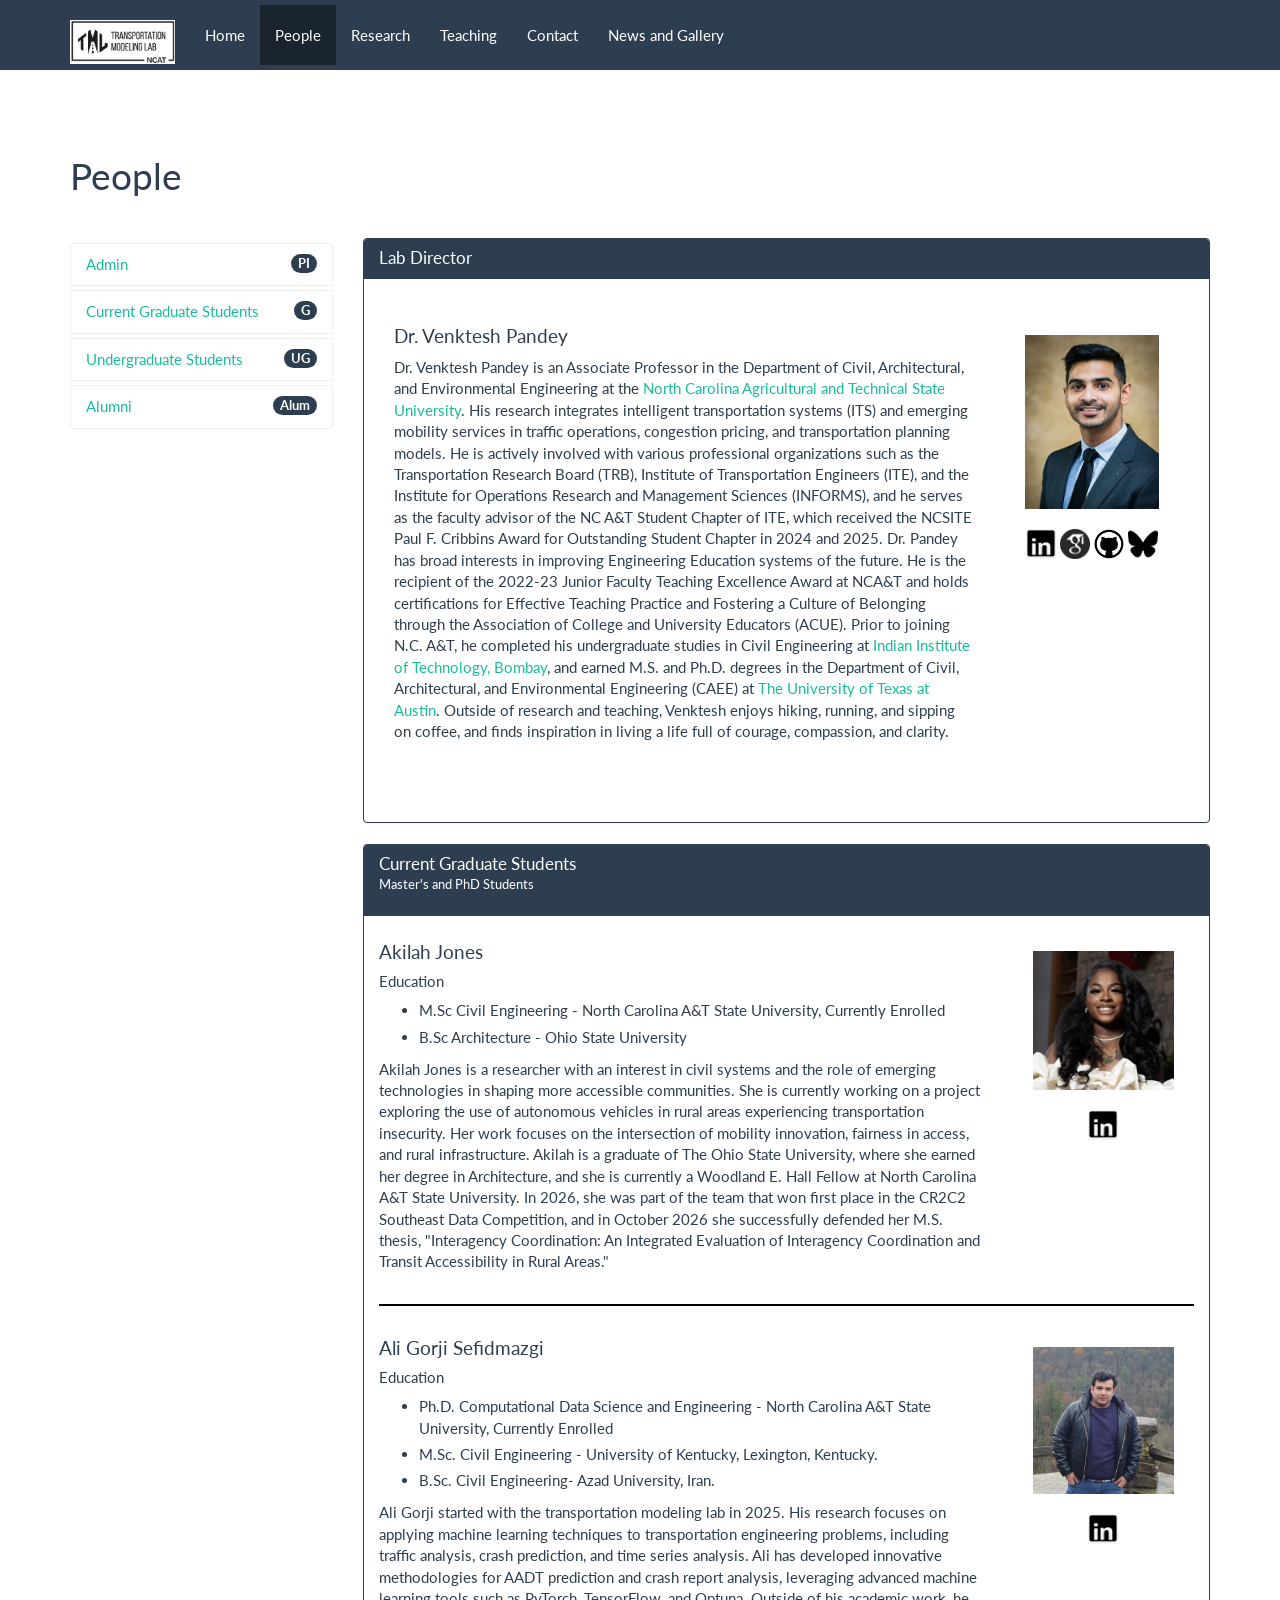
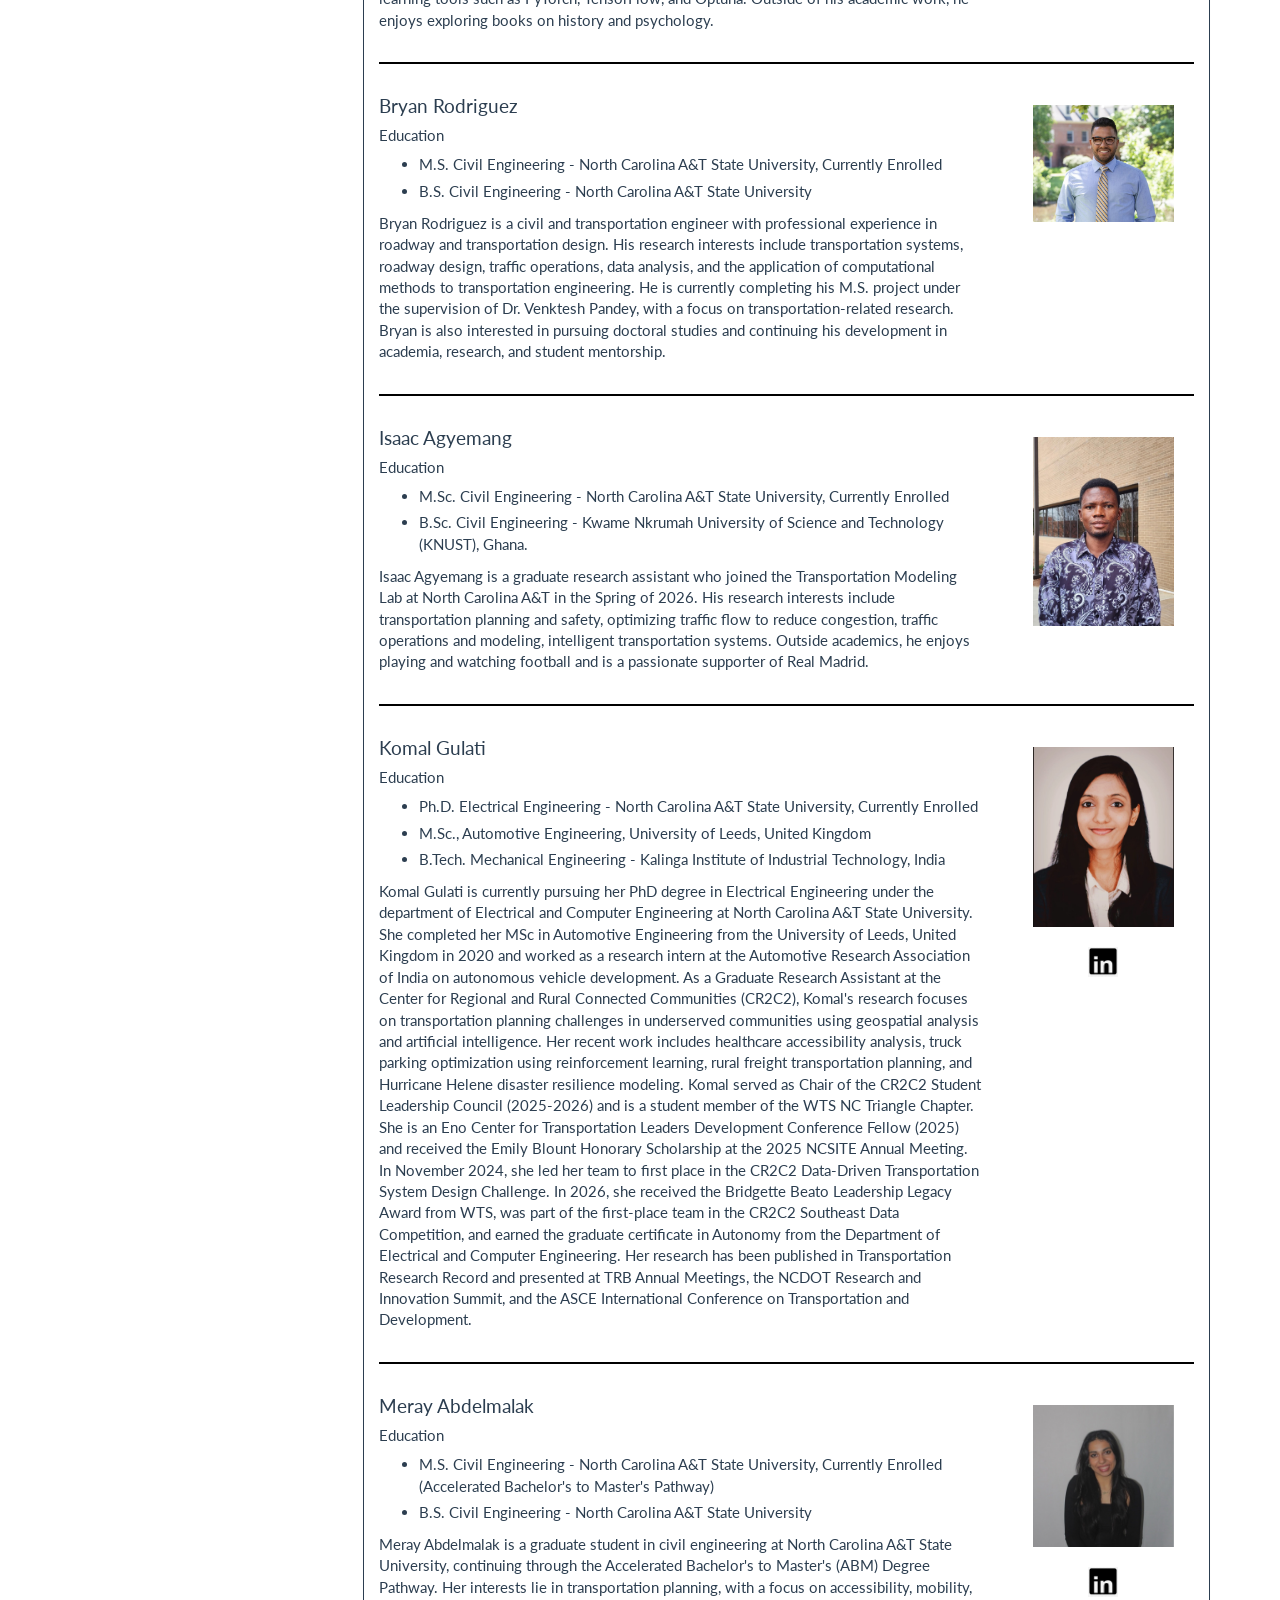
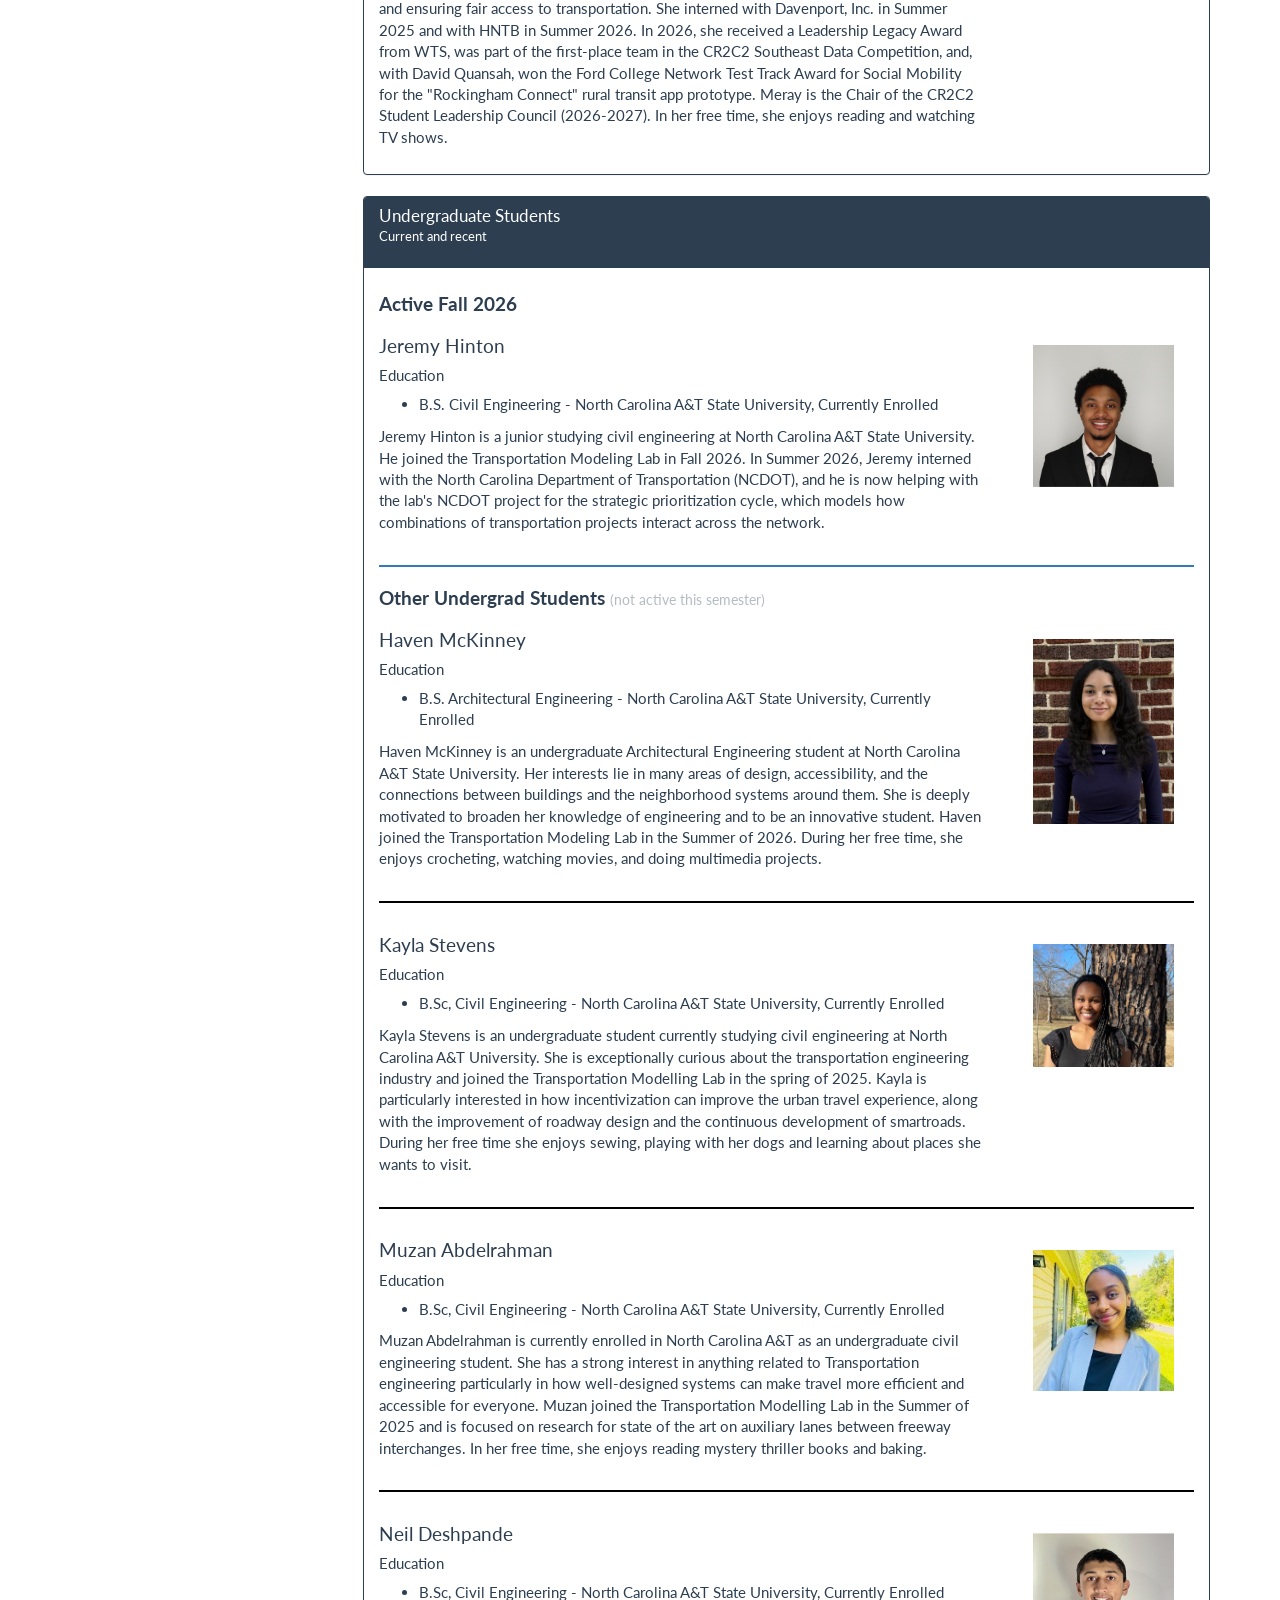
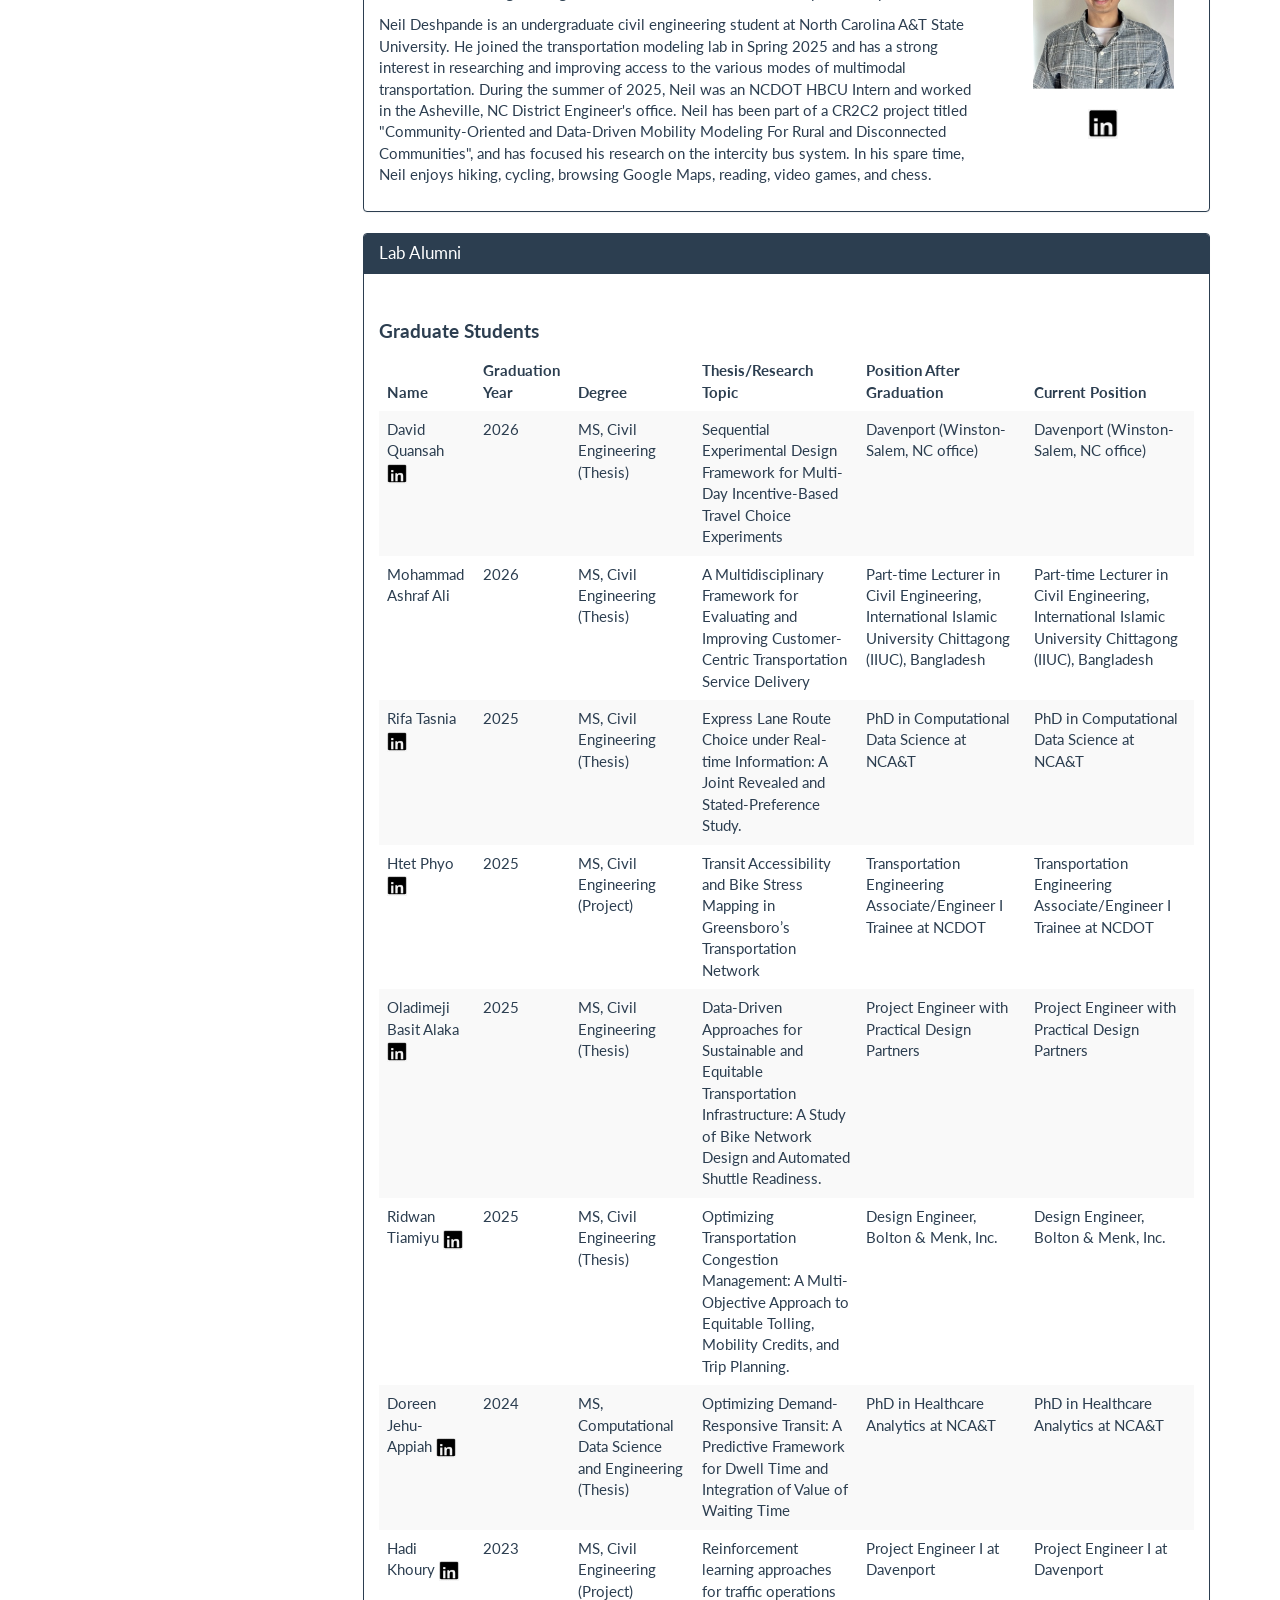
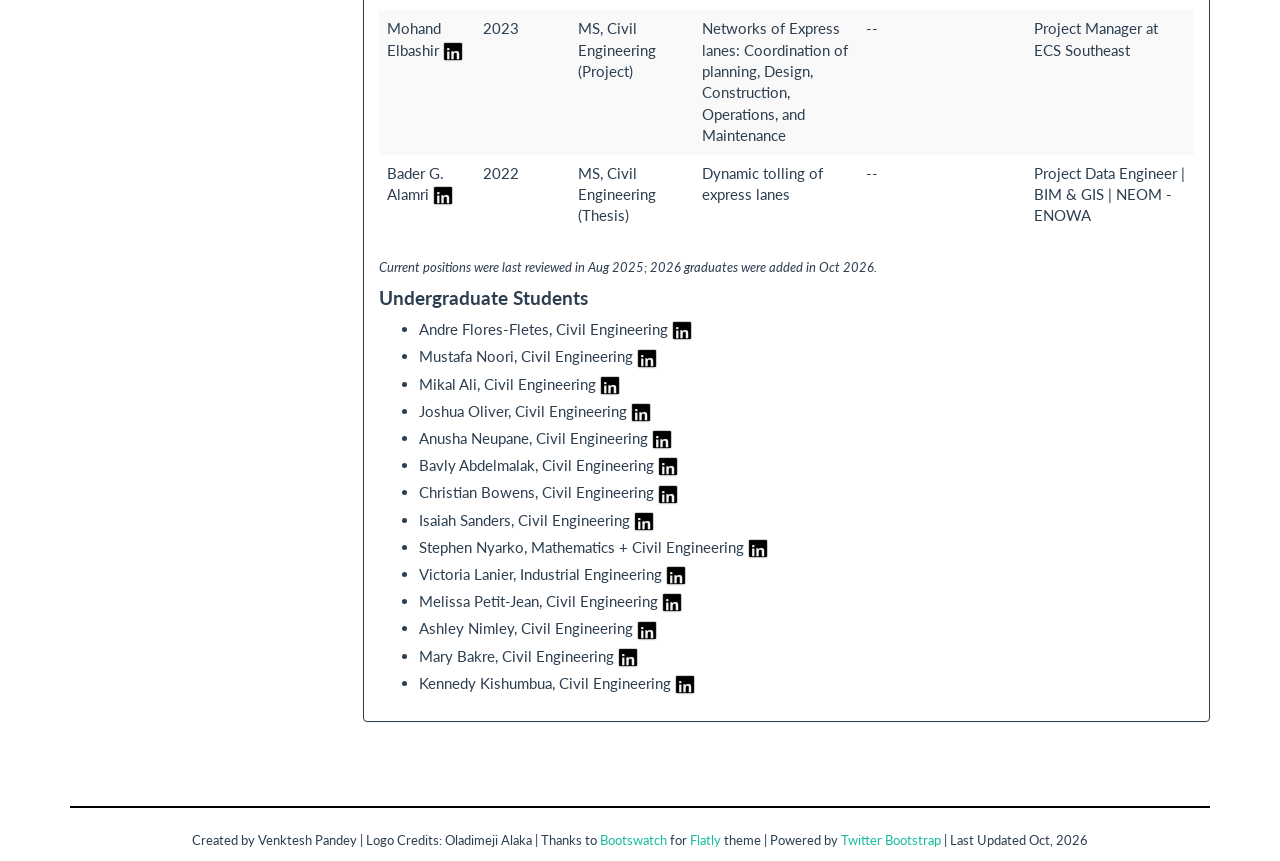
<file: People.html>
<!DOCTYPE html>
<html lang="en">
  <head>
    <meta charset="utf-8">
    <title>A&amp;T Transportation Modeling Lab</title>
    <meta name="viewport" content="width=device-width, initial-scale=1.0">
    <!-- Bootstrap 3 (Flatly theme) and site styles -->
    <link href="assets/css/font-awesome.css" rel="stylesheet">
    <link href="assets/css/bootstrap_flatlyTheme.css" rel="stylesheet" media="screen">
    <link href="assets/css/custom.css" rel="stylesheet" media="screen">
    <!-- Favicon next to the title -->
    <link rel="icon" type="image/png" href="assets/img/logos/tml-logo.png">
  </head>
  <body>
    <!-- Fixed navbar -->
    <div class="navbar navbar-default navbar-fixed-top">
	  <div class="container">
	    <div class="navbar-header">
	    	<a class="navbar-brand" href="index.html">
          <img src="assets/img/logos/tml-logo-full.png" alt="TML Logo" style="width:105px;" class="navbar-logo">
        </a>

          <button type="button" class="navbar-toggle" data-toggle="collapse" data-target="#navbar-main">
            <span class="sr-only">Toggle navigation</span>
            <span class="icon-bar"></span>
            <span class="icon-bar"></span>
            <span class="icon-bar"></span>
          </button>
        </div>
        <div class="navbar-collapse collapse" id="navbar-main">
          <ul class="nav navbar-nav">
            <li ><a href="index.html">Home</a></li>
			<li class="active"><a href="People.html">People</a></li>
			<li><a href="Research.html">Research</a></li>
			<li><a href="Teaching.html">Teaching</a></li>
			<li><a href="Contact.html">Contact</a></li>
			<li><a href="NewsGallery.html">News and Gallery</a></li>
          </ul>
        </div><!--/.nav-collapse -->
      </div>
    </div>
	<br><br>

	<div class="container">
	<div class="page-header"><h1> People </h1>
	</div>
	<div class="row">
		<div class="col-md-3">
			<div class="bs-component">
				<ul class="list-group">
					<li class="list-group-item"><span class="badge">PI</span><a href="#PI"> Admin</a></li>
					<li class="list-group-item"><span class="badge">G</span><a href="#G"> Current Graduate Students</a></li>
					<li class="list-group-item"><span class="badge">UG</span><a href="#UG"> Undergraduate Students </a></li>
					<li class="list-group-item"><span class="badge">Alum</span><a href="#Alum"> Alumni </a></li>
				</ul>
			</div>
		</div>
		<div class="col-md-9">
			<div class="bs-component">
				<div class="panel panel-primary">
					<div class="panel-heading" id="PI">
						<h3 class="panel-title">Lab Director
						</h3>
					</div>
					<div class="panel-body"><b> </b>
					<br>
					<div class="col-md-9">
							<h4 class="mb-3">Dr. Venktesh Pandey</h4>

							Dr. Venktesh Pandey is an Associate Professor in the Department of Civil, Architectural, and Environmental Engineering at the <a href="https://www.ncat.edu/" target="_blank">North Carolina Agricultural and Technical State University</a>. His research integrates intelligent transportation systems (ITS) and emerging mobility services in traffic operations, congestion pricing, and transportation planning models. He is actively involved with various professional organizations such as the Transportation Research Board (TRB), Institute of Transportation Engineers (ITE), and the Institute for Operations Research and Management Sciences (INFORMS), and he serves as the faculty advisor of the NC A&amp;T Student Chapter of ITE, which received the NCSITE Paul F. Cribbins Award for Outstanding Student Chapter in 2024 and 2025. Dr. Pandey has broad interests in improving Engineering Education systems of the future. He is the recipient of the 2022-23 Junior Faculty Teaching Excellence Award at NCA&amp;T and holds certifications for Effective Teaching Practice and Fostering a Culture of Belonging through the Association of College and University Educators (ACUE). Prior to joining N.C. A&amp;T, he completed his undergraduate studies in Civil Engineering at <a href="https://www.iitb.ac.in/" target="_blank"> Indian Institute of Technology, Bombay</a>, and earned M.S. and Ph.D. degrees in the Department of Civil, Architectural, and Environmental Engineering (CAEE) at <a href="http://www.utexas.edu" target="_blank">The University of Texas at Austin</a>. Outside of research and teaching, Venktesh enjoys hiking, running, and sipping on coffee, and finds inspiration in living a life full of courage, compassion, and clarity.
							<br>

							<br><br><br>
					</div>
					<div class="col-md-3">
						<img src="assets/img/people/venktesh-pandey.jpg" alt="Venktesh" align="left" width="250" height="400"  class="img-responsive" style="padding : 20px 20px 20px 20px;">

						<p align="center"><a href="http://in.linkedin.com/pub/venktesh-pandey/82/697/956" target="_blank"><img src="assets/img/icons/linkedin.png" alt="LinkedIn" style="width:30px;height:30px;"></a> <a href="https://scholar.google.com/citations?user=l3ValXEAAAAJ&amp;hl=en&amp;oi=ao" target="_blank"><img src="assets/img/icons/google-scholar.jpg" alt="Google Scholar" style="width:30px;height:30px;"></a> <a href="https://github.com/venktesh22" target="_blank"><img src="assets/img/icons/github.png" alt="GitHub" style="width:30px;height:30px;"></a> <a href="https://bsky.app/profile/venktesh22.bsky.social" target="_blank"><img src="assets/img/icons/bluesky.png" alt="Bluesky" style="width:30px;height:30px;"></a>
							<!-- <a href="https://x.com/_Venktesh_" target="_blank"><img src="assets/img/icons/x.png" style="width:30px;height:30px;"></a> -->
						</p>
					</div>

				</div>
			</div>

			<!-- ===================== Current graduate students ===================== -->

			<div class="bs-component">
				<div class="panel panel-primary">
					<div class="panel-heading" id="G">
						<h3 class="panel-title">Current Graduate Students
						</h3>
						<p><small>Master's and PhD Students</small></p>
					</div>
					<div class="panel-body">

						<div class="row mb-5">
							<div class="col-md-9">
							  <h4 class="mb-3">Akilah Jones</h4>
							  <h5 class="h5 mb-3">Education</h5>
							  <ul class="mb-3">
								<li>M.Sc Civil Engineering - North Carolina A&amp;T State University, Currently Enrolled</li>
								<li>B.Sc Architecture - Ohio State University</li>
							  </ul>
							  <p>Akilah Jones is a researcher with an interest in civil systems and the role of emerging technologies in shaping more accessible communities. She is currently working on a project exploring the use of autonomous vehicles in rural areas experiencing transportation insecurity. Her work focuses on the intersection of mobility innovation, fairness in access, and rural infrastructure. Akilah is a graduate of The Ohio State University, where she earned her degree in Architecture, and she is currently a Woodland E. Hall Fellow at North Carolina A&amp;T State University. In 2026, she was part of the team that won first place in the CR2C2 Southeast Data Competition, and in October 2026 she successfully defended her M.S. thesis, "Interagency Coordination: An Integrated Evaluation of Interagency Coordination and Transit Accessibility in Rural Areas."</p>
							</div>
							<div class="col-md-3">
							  <img src="assets/img/people/akilah-jones.jpg" alt="Akilah" align="left" width="250" height="400"  class="img-responsive" style="padding : 20px 20px 20px 20px;">
							  <p align="center"><a href="https://www.linkedin.com/in/ajones322" target="_blank"><img src="assets/img/icons/linkedin.png" alt="LinkedIn" style="width:30px;height:30px;"></a> </p>
							</div>
						</div>

						<hr class="my-5">

						<div class="row mb-5">
							<div class="col-md-9">
							  <h4 class="mb-3">Ali Gorji Sefidmazgi</h4>
							  <h5 class="h5 mb-3">Education</h5>
							  <ul class="mb-3">
							  <li> Ph.D. Computational Data Science and Engineering - North Carolina A&amp;T State University, Currently Enrolled</li>
								<li>M.Sc. Civil Engineering - University of Kentucky, Lexington, Kentucky.</li>
								<li>B.Sc. Civil Engineering- Azad University, Iran.</li>
							  </ul>
							  <p>Ali Gorji started with the transportation modeling lab in 2025. His research focuses on applying machine learning techniques to transportation engineering problems, including traffic analysis, crash prediction, and time series analysis. Ali has developed innovative methodologies for AADT prediction and crash report analysis, leveraging advanced machine learning tools such as PyTorch, TensorFlow, and Optuna. Outside of his academic work, he enjoys exploring books on history and psychology. </p>
							</div>
							<div class="col-md-3">
							  <img src="assets/img/people/ali-gorji-sefidmazgi.jpg" alt="Ali" align="left" width="250" height="400"  class="img-responsive" style="padding : 20px 20px 20px 20px;">
							  <p align="center"><a href="https://www.linkedin.com/in/aligorjis/" target="_blank"><img src="assets/img/icons/linkedin.png" alt="LinkedIn" style="width:30px;height:30px;"></a> </p>
							</div>
						</div>
						<hr class="my-5">

						<div class="row mb-5">
							<div class="col-md-9">
							  <h4 class="mb-3">Bryan Rodriguez</h4>
							  <h5 class="h5 mb-3">Education</h5>
							  <ul class="mb-3">
								<li>M.S. Civil Engineering - North Carolina A&amp;T State University, Currently Enrolled</li>
								<li>B.S. Civil Engineering - North Carolina A&amp;T State University</li>
							  </ul>
							  <p>Bryan Rodriguez is a civil and transportation engineer with professional experience in roadway and transportation design. His research interests include transportation systems, roadway design, traffic operations, data analysis, and the application of computational methods to transportation engineering. He is currently completing his M.S. project under the supervision of Dr. Venktesh Pandey, with a focus on transportation-related research. Bryan is also interested in pursuing doctoral studies and continuing his development in academia, research, and student mentorship.</p>
							</div>
							<div class="col-md-3">
							  <img src="assets/img/people/bryan-rodriguez.jpg" alt="Bryan" align="left" width="250" height="400"  class="img-responsive" style="padding : 20px 20px 20px 20px;">
							</div>
						</div>
						<hr class="my-5">

						<div class="row mb-5">
							<div class="col-md-9">
							  <h4 class="mb-3">Isaac Agyemang</h4>
							  <h5 class="h5 mb-3">Education</h5>
							  <ul class="mb-3">
								<li>M.Sc. Civil Engineering - North Carolina A&amp;T State University, Currently Enrolled</li>
								<li>B.Sc. Civil Engineering - Kwame Nkrumah University of Science and Technology (KNUST), Ghana.</li>
							  </ul>
							  <p>Isaac Agyemang is a graduate research assistant who joined the Transportation Modeling Lab at North Carolina A&amp;T in the Spring of 2026. His research interests include transportation planning and safety, optimizing traffic flow to reduce congestion, traffic operations and modeling, intelligent transportation systems.	Outside academics, he enjoys playing and watching football and is a passionate supporter of Real Madrid.</p>
							</div>
							<div class="col-md-3">
							  <img src="assets/img/people/isaac-agyemang.jpg" alt="Isaac" align="left" width="250" height="400"  class="img-responsive" style="padding : 20px 20px 20px 20px;">
							</div>
						</div>
						<hr class="my-5">

					<div class="row mb-5">
					    <div class="col-md-9">
					      <h4 class="mb-3">Komal Gulati</h4>
					      <h5 class="h5 mb-3">Education</h5>
					      <ul class="mb-3">
					        <li>Ph.D. Electrical Engineering - North Carolina A&amp;T State University, Currently Enrolled</li>
					        <li>M.Sc., Automotive Engineering, University of Leeds, United Kingdom</li>
					        <li>B.Tech. Mechanical Engineering - Kalinga Institute of Industrial Technology, India</li>
					      </ul>
					      <p>Komal Gulati is currently pursuing her PhD degree in Electrical Engineering under the department of Electrical and Computer Engineering at North Carolina A&amp;T State University. She completed her MSc in Automotive Engineering from the University of Leeds, United Kingdom in 2020 and worked as a research intern at the Automotive Research Association of India on autonomous vehicle development. As a Graduate Research Assistant at the Center for Regional and Rural Connected Communities (CR2C2), Komal's research focuses on transportation planning challenges in underserved communities using geospatial analysis and artificial intelligence. Her recent work includes healthcare accessibility analysis, truck parking optimization using reinforcement learning, rural freight transportation planning, and Hurricane Helene disaster resilience modeling. Komal served as Chair of the CR2C2 Student Leadership Council (2025-2026) and is a student member of the WTS NC Triangle Chapter. She is an Eno Center for Transportation Leaders Development Conference Fellow (2025) and received the Emily Blount Honorary Scholarship at the 2025 NCSITE Annual Meeting. In November 2024, she led her team to first place in the CR2C2 Data-Driven Transportation System Design Challenge. In 2026, she received the Bridgette Beato Leadership Legacy Award from WTS, was part of the first-place team in the CR2C2 Southeast Data Competition, and earned the graduate certificate in Autonomy from the Department of Electrical and Computer Engineering. Her research has been published in Transportation Research Record and presented at TRB Annual Meetings, the NCDOT Research and Innovation Summit, and the ASCE International Conference on Transportation and Development.</p>
					    </div>
					    <div class="col-md-3">
					      <img src="assets/img/people/komal-gulati.jpg" alt="Komal" align="left" width="250" height="400"  class="img-responsive" style="padding : 20px 20px 20px 20px;">
					      <p align="center"><a href="https://www.linkedin.com/in/komal-gulati/" target="_blank"><img src="assets/img/icons/linkedin.png" alt="LinkedIn" style="width:30px;height:30px;"></a> </p>
					    </div>
					</div>
					<hr class="my-5">

					<div class="row mb-5">
						<div class="col-md-9">
						  <h4 class="mb-3">Meray Abdelmalak</h4>
						  <h5 class="h5 mb-3">Education</h5>
						  <ul class="mb-3">
							<li>M.S. Civil Engineering - North Carolina A&amp;T State University, Currently Enrolled (Accelerated Bachelor's to Master's Pathway)</li>
							<li>B.S. Civil Engineering - North Carolina A&amp;T State University</li>
						  </ul>
						  <p>Meray Abdelmalak is a graduate student in civil engineering at North Carolina A&amp;T State University, continuing through the Accelerated Bachelor's to Master's (ABM) Degree Pathway. Her interests lie in transportation planning, with a focus on accessibility, mobility, and ensuring fair access to transportation. She interned with Davenport, Inc. in Summer 2025 and with HNTB in Summer 2026. In 2026, she received a Leadership Legacy Award from WTS, was part of the first-place team in the CR2C2 Southeast Data Competition, and, with David Quansah, won the Ford College Network Test Track Award for Social Mobility for the "Rockingham Connect" rural transit app prototype. Meray is the Chair of the CR2C2 Student Leadership Council (2026-2027). In her free time, she enjoys reading and watching TV shows.</p>
						</div>
						<div class="col-md-3">
						  <img src="assets/img/people/meray-abdelmalak.jpg" alt="Meray" align="left" width="250" height="400"  class="img-responsive" style="padding : 20px 20px 20px 20px;">
						  <p align="center"><a href="https://www.linkedin.com/in/meray-abdelmalak-a71a57233" target="_blank"><img src="assets/img/icons/linkedin.png" alt="LinkedIn" style="width:30px;height:30px;"></a> </p>
						</div>
					</div>

				</div>
			</div>
		</div>

			<!-- ===================== Undergraduate students ===================== -->
			<div class="bs-component">
				<div class="panel panel-primary">
					<div class="panel-heading" id="UG">
						<h3 class="panel-title">Undergraduate Students</h3>
						<p><small>Current and recent</small></p>
					</div>
					<div class="panel-body">
						<h4 class="mb-4"><b>Active Fall 2026</b></h4>

						<div class="row mb-5">
							<div class="col-md-9">
							  <h4 class="mb-3">Jeremy Hinton</h4>
							  <h5 class="h5 mb-3">Education</h5>
							  <ul class="mb-3">
								<li>B.S. Civil Engineering - North Carolina A&amp;T State University, Currently Enrolled</li>
							  </ul>
							  <p>Jeremy Hinton is a junior studying civil engineering at North Carolina A&amp;T State University. He joined the Transportation Modeling Lab in Fall 2026. In Summer 2026, Jeremy interned with the North Carolina Department of Transportation (NCDOT), and he is now helping with the lab's NCDOT project for the strategic prioritization cycle, which models how combinations of transportation projects interact across the network.</p>
							</div>
							<div class="col-md-3">
							  <img src="assets/img/people/jeremy-hinton.jpg" alt="Jeremy" align="left" width="250" height="400"  class="img-responsive" style="padding : 20px 20px 20px 20px;">
							</div>
						</div>

						<hr class="my-5" style="border-top: 2px solid #337ab7;">

						<h4 class="mb-4 mt-5"><b>Other Undergrad Students</b> <small>(not active this semester)</small></h4>

						<div class="row mb-5">
							<div class="col-md-9">
							  <h4 class="mb-3">Haven McKinney</h4>
							  <h5 class="h5 mb-3">Education</h5>
							  <ul class="mb-3">
								<li>B.S. Architectural Engineering - North Carolina A&amp;T State University, Currently Enrolled</li>
							  </ul>
							  <p>Haven McKinney is an undergraduate Architectural Engineering student at North Carolina A&amp;T State University. Her interests lie in many areas of design, accessibility, and the connections between buildings and the neighborhood systems around them. She is deeply motivated to broaden her knowledge of engineering and to be an innovative student. Haven joined the Transportation Modeling Lab in the Summer of 2026. During her free time, she enjoys crocheting, watching movies, and doing multimedia projects.</p>
							</div>
							<div class="col-md-3">
							  <img src="assets/img/people/haven-mckinney.jpg" alt="Haven" align="left" width="250" height="400"  class="img-responsive" style="padding : 20px 20px 20px 20px;">
							</div>
						</div>
						<hr class="my-5">

						<div class="row mb-5">
							<div class="col-md-9">
							  <h4 class="mb-3">Kayla Stevens</h4>
							  <h5 class="h5 mb-3">Education</h5>
							  <ul class="mb-3">
								<li>B.Sc, Civil Engineering - North Carolina A&amp;T State University, Currently Enrolled</li>
							  </ul>
							  <p>Kayla Stevens is an undergraduate student currently studying civil engineering at North Carolina A&amp;T University. She is exceptionally curious about the transportation engineering industry and joined the Transportation Modelling Lab in the spring of 2025. Kayla is particularly interested in how incentivization can improve the urban travel experience, along with the improvement of roadway design and the continuous development of smartroads. During her free time she enjoys sewing, playing with her dogs and learning about places she wants to visit.</p>
							</div>
							<div class="col-md-3">
							  <img src="assets/img/people/kayla-stevens.jpg" alt="Kayla" align="left" width="250" height="400"  class="img-responsive" style="padding : 20px 20px 20px 20px;">
							</div>
						</div>
						<hr class="my-5">

						<div class="row mb-5">
							<div class="col-md-9">
							  <h4 class="mb-3">Muzan Abdelrahman</h4>
							  <h5 class="h5 mb-3">Education</h5>
							  <ul class="mb-3">
								<li>B.Sc, Civil Engineering - North Carolina A&amp;T State University, Currently Enrolled</li>
							  </ul>
							  <p>Muzan Abdelrahman is currently enrolled in North Carolina A&amp;T as an undergraduate civil engineering student. She has a strong interest in anything related to Transportation engineering particularly in how well-designed systems can make travel more efficient and accessible for everyone. Muzan joined the Transportation Modelling Lab in the Summer of 2025 and is focused on research for state of the art on auxiliary lanes between freeway interchanges. In her free time, she enjoys reading mystery thriller books and baking.</p>
							</div>
							<div class="col-md-3">
							  <img src="assets/img/people/muzan-abdelrahman.jpg" alt="Muzan" align="left" width="250" height="400"  class="img-responsive" style="padding : 20px 20px 20px 20px;">
							</div>
						</div>
						<hr class="my-5">

						<div class="row mb-5">
							<div class="col-md-9">
							  <h4 class="mb-3">Neil Deshpande</h4>
							  <h5 class="h5 mb-3">Education</h5>
							  <ul class="mb-3">
								<li>B.Sc, Civil Engineering - North Carolina A&amp;T State University, Currently Enrolled</li>
							  </ul>
							  <p>Neil Deshpande is an undergraduate civil engineering student at North Carolina A&amp;T State University. He joined the transportation modeling lab in Spring 2025 and has a strong interest in researching and improving access to the various modes of multimodal transportation. During the summer of 2025, Neil was an NCDOT HBCU Intern and worked in the Asheville, NC District Engineer's office. Neil has been part of a CR2C2 project titled "Community-Oriented and Data-Driven Mobility Modeling For Rural and Disconnected Communities", and has focused his research on the intercity bus system. In his spare time, Neil enjoys hiking, cycling, browsing Google Maps, reading, video games, and chess.</p>
							</div>
							<div class="col-md-3">
							  <img src="assets/img/people/neil-deshpande.jpg" alt="Neil" align="left" width="250" height="400"  class="img-responsive" style="padding : 20px 20px 20px 20px;">
							  <p align="center"><a href="https://www.linkedin.com/in/neil-d-7557941b0/" target="_blank"><img src="assets/img/icons/linkedin.png" alt="LinkedIn" style="width:30px;height:30px;"></a> </p>
							</div>
						</div>

					</div>
				</div>
			</div>

			<!-- ===================== Alumni ===================== -->
			<div class="bs-component">
				<div class="panel panel-primary">
				  <div class="panel-heading" id="Alum">
					<h3 class="panel-title">Lab Alumni</h3>
				  </div>
				  <div class="panel-body">
					<br>
					<h4><b>Graduate Students</b></h4>
					<table class="table table-striped">
						<thead>
						  <tr>
							<th>Name</th>
							<th>Graduation Year</th>
							<th>Degree</th>
							<th>Thesis/Research Topic</th>
							<th>Position After Graduation</th>
							<th>Current Position</th>
						  </tr>
						</thead>
						<tbody>
							<tr><td>David Quansah <a href="https://www.linkedin.com/in/davidquansah/" target="_blank"><img src="assets/img/icons/linkedin.png" alt="LinkedIn" style="width:20px;height:20px;"></a></td><td>2026</td><td>MS, Civil Engineering (Thesis)</td><td>Sequential Experimental Design Framework for Multi-Day Incentive-Based Travel Choice Experiments</td><td>Davenport (Winston-Salem, NC office)</td><td>Davenport (Winston-Salem, NC office)</td></tr>

							<tr><td>Mohammad Ashraf Ali</td><td>2026</td><td>MS, Civil Engineering (Thesis)</td><td>A Multidisciplinary Framework for Evaluating and Improving Customer-Centric Transportation Service Delivery</td><td>Part-time Lecturer in Civil Engineering, International Islamic University Chittagong (IIUC), Bangladesh</td><td>Part-time Lecturer in Civil Engineering, International Islamic University Chittagong (IIUC), Bangladesh</td></tr>

							<tr><td>Rifa Tasnia <a href="https://www.linkedin.com/in/rifa-tasnia-b2643525b/" target="_blank"><img src="assets/img/icons/linkedin.png" alt="LinkedIn" style="width:20px;height:20px;"></a></td><td>2025</td><td>MS, Civil Engineering (Thesis)</td><td>Express Lane Route Choice under Real-time Information: A Joint Revealed and
								Stated-Preference Study.</td><td>PhD in Computational Data Science at NCA&amp;T</td><td>PhD in Computational Data Science at NCA&amp;T</td></tr>

							<tr><td>Htet Phyo <a href="https://www.linkedin.com/in/htet-phyo-583483345/" target="_blank"><img src="assets/img/icons/linkedin.png" alt="LinkedIn" style="width:20px;height:20px;"></a></td><td>2025</td><td>MS, Civil Engineering (Project)</td><td>Transit Accessibility and Bike Stress Mapping in Greensboro’s Transportation Network</td><td>Transportation Engineering Associate/Engineer I Trainee at NCDOT</td><td>Transportation Engineering Associate/Engineer I Trainee at NCDOT</td></tr>

							<tr><td>Oladimeji Basit Alaka <a href="https://www.linkedin.com/in/oladimejialaka/" target="_blank"><img src="assets/img/icons/linkedin.png" alt="LinkedIn" style="width:20px;height:20px;"></a></td><td>2025</td><td>MS, Civil Engineering (Thesis)</td><td>Data-Driven Approaches for Sustainable and Equitable Transportation Infrastructure: A Study of Bike Network Design and Automated Shuttle Readiness.</td><td>Project Engineer with Practical Design Partners</td><td>Project Engineer with Practical Design Partners</td></tr>

							<tr><td>Ridwan Tiamiyu <a href="https://www.linkedin.com/in/rtiamiyu/" target="_blank"><img src="assets/img/icons/linkedin.png" alt="LinkedIn" style="width:20px;height:20px;"></a></td><td>2025</td><td>MS, Civil Engineering (Thesis)</td><td>Optimizing Transportation Congestion Management: A Multi-Objective Approach to Equitable Tolling, Mobility Credits, and Trip Planning.</td><td>Design Engineer, Bolton &amp; Menk, Inc.</td><td>Design Engineer, Bolton &amp; Menk, Inc.</td></tr>
							<tr><td>Doreen Jehu-Appiah <a href="https://www.linkedin.com/in/doreen-j-997019107/" target="_blank"><img src="assets/img/icons/linkedin.png" alt="LinkedIn" style="width:20px;height:20px;"></a></td><td>2024</td><td>MS, Computational Data Science and Engineering (Thesis)</td><td>Optimizing Demand-Responsive Transit: A Predictive Framework for Dwell Time and Integration of Value of Waiting Time</td><td>PhD in Healthcare Analytics at NCA&amp;T</td><td>PhD in Healthcare Analytics at NCA&amp;T</td></tr>
							<tr><td>Hadi Khoury <a href="https://www.linkedin.com/in/hadi-khoury-6a202a150/" target="_blank"><img src="assets/img/icons/linkedin.png" alt="LinkedIn" style="width:20px;height:20px;"></a></td><td>2023</td><td>MS, Civil Engineering (Project)</td><td>Reinforcement learning approaches for traffic operations</td><td>Project Engineer I at Davenport</td><td>Project Engineer I at Davenport</td></tr>
							<tr><td>Mohand Elbashir <a href="https://www.linkedin.com/in/mohand-elbashir-a07b595b/" target="_blank"><img src="assets/img/icons/linkedin.png" alt="LinkedIn" style="width:20px;height:20px;"></a></td><td>2023</td><td>MS, Civil Engineering (Project) </td><td>Networks of Express lanes: Coordination of planning, Design, Construction, Operations, and Maintenance</td><td> -- </td><td>Project Manager at ECS Southeast</td></tr>
							<tr><td>Bader G. Alamri <a href="https://www.linkedin.com/in/baderalamri96/" target="_blank"><img src="assets/img/icons/linkedin.png" alt="LinkedIn" style="width:20px;height:20px;"></a></td><td>2022</td><td>MS, Civil Engineering (Thesis)</td><td>Dynamic tolling of express lanes</td><td> -- </td><td>
								Project Data Engineer | BIM &amp; GIS | NEOM - ENOWA</td></tr>
						</tbody>
					  </table>
					<p><small><i>Current positions were last reviewed in Aug 2025; 2026 graduates were added in Oct 2026.</i></small></p>

					<h4><b>Undergraduate Students</b></h4>
					<ul>
					  <li>Andre Flores-Fletes, Civil Engineering <a href="https://www.linkedin.com/in/andre-flores-fletes-0a53b7257/" target="_blank"><img src="assets/img/icons/linkedin.png" alt="LinkedIn" style="width:20px;height:20px;"></a></li>
					  <li> Mustafa Noori, Civil Engineering <a href="https://www.linkedin.com/in/mustafa-noori-550884118/" target="_blank"><img src="assets/img/icons/linkedin.png" alt="LinkedIn" style="width:20px;height:20px;"></a></li>
					  <li>Mikal Ali, Civil Engineering <a href="https://www.linkedin.com/in/mikal-ali/" target="_blank"><img src="assets/img/icons/linkedin.png" alt="LinkedIn" style="width:20px;height:20px;"></a></li>
					  <li>Joshua Oliver, Civil Engineering <a href="https://www.linkedin.com/in/joshua-oliver-054701293/" target="_blank"><img src="assets/img/icons/linkedin.png" alt="LinkedIn" style="width:20px;height:20px;"></a></li>
					  <li>Anusha Neupane, Civil Engineering <a href="https://www.linkedin.com/in/anusha-neupane-b61789232/" target="_blank"><img src="assets/img/icons/linkedin.png" alt="LinkedIn" style="width:20px;height:20px;"></a></li>
					  <li>Bavly Abdelmalak, Civil Engineering <a href="https://www.linkedin.com/in/bavly-abdelmalak-02698b196/" target="_blank"><img src="assets/img/icons/linkedin.png" alt="LinkedIn" style="width:20px;height:20px;"></a></li>
					  <li>Christian Bowens, Civil Engineering <a href="https://www.linkedin.com/in/christian-bowens-02b477226/" target="_blank"><img src="assets/img/icons/linkedin.png" alt="LinkedIn" style="width:20px;height:20px;"></a></li>
					  <li>Isaiah Sanders, Civil Engineering <a href="https://www.linkedin.com/in/isaiah-sanders-ei-60b56b198/" target="_blank"><img src="assets/img/icons/linkedin.png" alt="LinkedIn" style="width:20px;height:20px;"></a></li>
					  <li>Stephen Nyarko, Mathematics + Civil Engineering <a href="https://www.linkedin.com/in/stephen-nyarko-3417141a6/" target="_blank"><img src="assets/img/icons/linkedin.png" alt="LinkedIn" style="width:20px;height:20px;"></a></li>
					  <li>Victoria Lanier, Industrial Engineering <a href="https://www.linkedin.com/in/victoria-lanier/" target="_blank"><img src="assets/img/icons/linkedin.png" alt="LinkedIn" style="width:20px;height:20px;"></a></li>
					  <li>Melissa Petit-Jean, Civil Engineering <a href="https://www.linkedin.com/in/melissa-petit-jean-08573a20b/" target="_blank"><img src="assets/img/icons/linkedin.png" alt="LinkedIn" style="width:20px;height:20px;"></a></li>
					  <li>Ashley Nimley, Civil Engineering <a href="https://www.linkedin.com/in/ashley-nimley-617557175/" target="_blank"><img src="assets/img/icons/linkedin.png" alt="LinkedIn" style="width:20px;height:20px;"></a></li>
					  <li>Mary Bakre, Civil Engineering <a href="https://www.linkedin.com/in/mary-bakre-466159175/" target="_blank"><img src="assets/img/icons/linkedin.png" alt="LinkedIn" style="width:20px;height:20px;"></a></li>
					  <li>Kennedy Kishumbua, Civil Engineering <a href="https://www.linkedin.com/in/kennedykishumbua/" target="_blank"><img src="assets/img/icons/linkedin.png" alt="LinkedIn" style="width:20px;height:20px;"></a></li>
					</ul>
				  </div>
				</div>
			</div>
		</div>
	  </div>
	</div>
	<br><br>


<hr>
<footer>
<p class="text-muted"><center><small> Created by Venktesh Pandey | Logo Credits: Oladimeji Alaka |
 Thanks to <a href="http://bootswatch.com" target="_blank"> Bootswatch </a> for <a href="https://bootswatch.com/3/flatly/" target="_blank"> Flatly </a> theme | Powered by <a href="http://getbootstrap.com/" target="_blank">Twitter Bootstrap</a> | Last Updated Oct, 2026</small>
 </center>
</p>
</footer>
</div>
    <!-- jQuery first, then the local Bootstrap 3 script (powers the mobile menu) -->
    <script src="https://code.jquery.com/jquery-1.12.4.min.js"></script>
    <script src="assets/js/bootstrap.min.js"></script>
  </body>
</html>
</file>
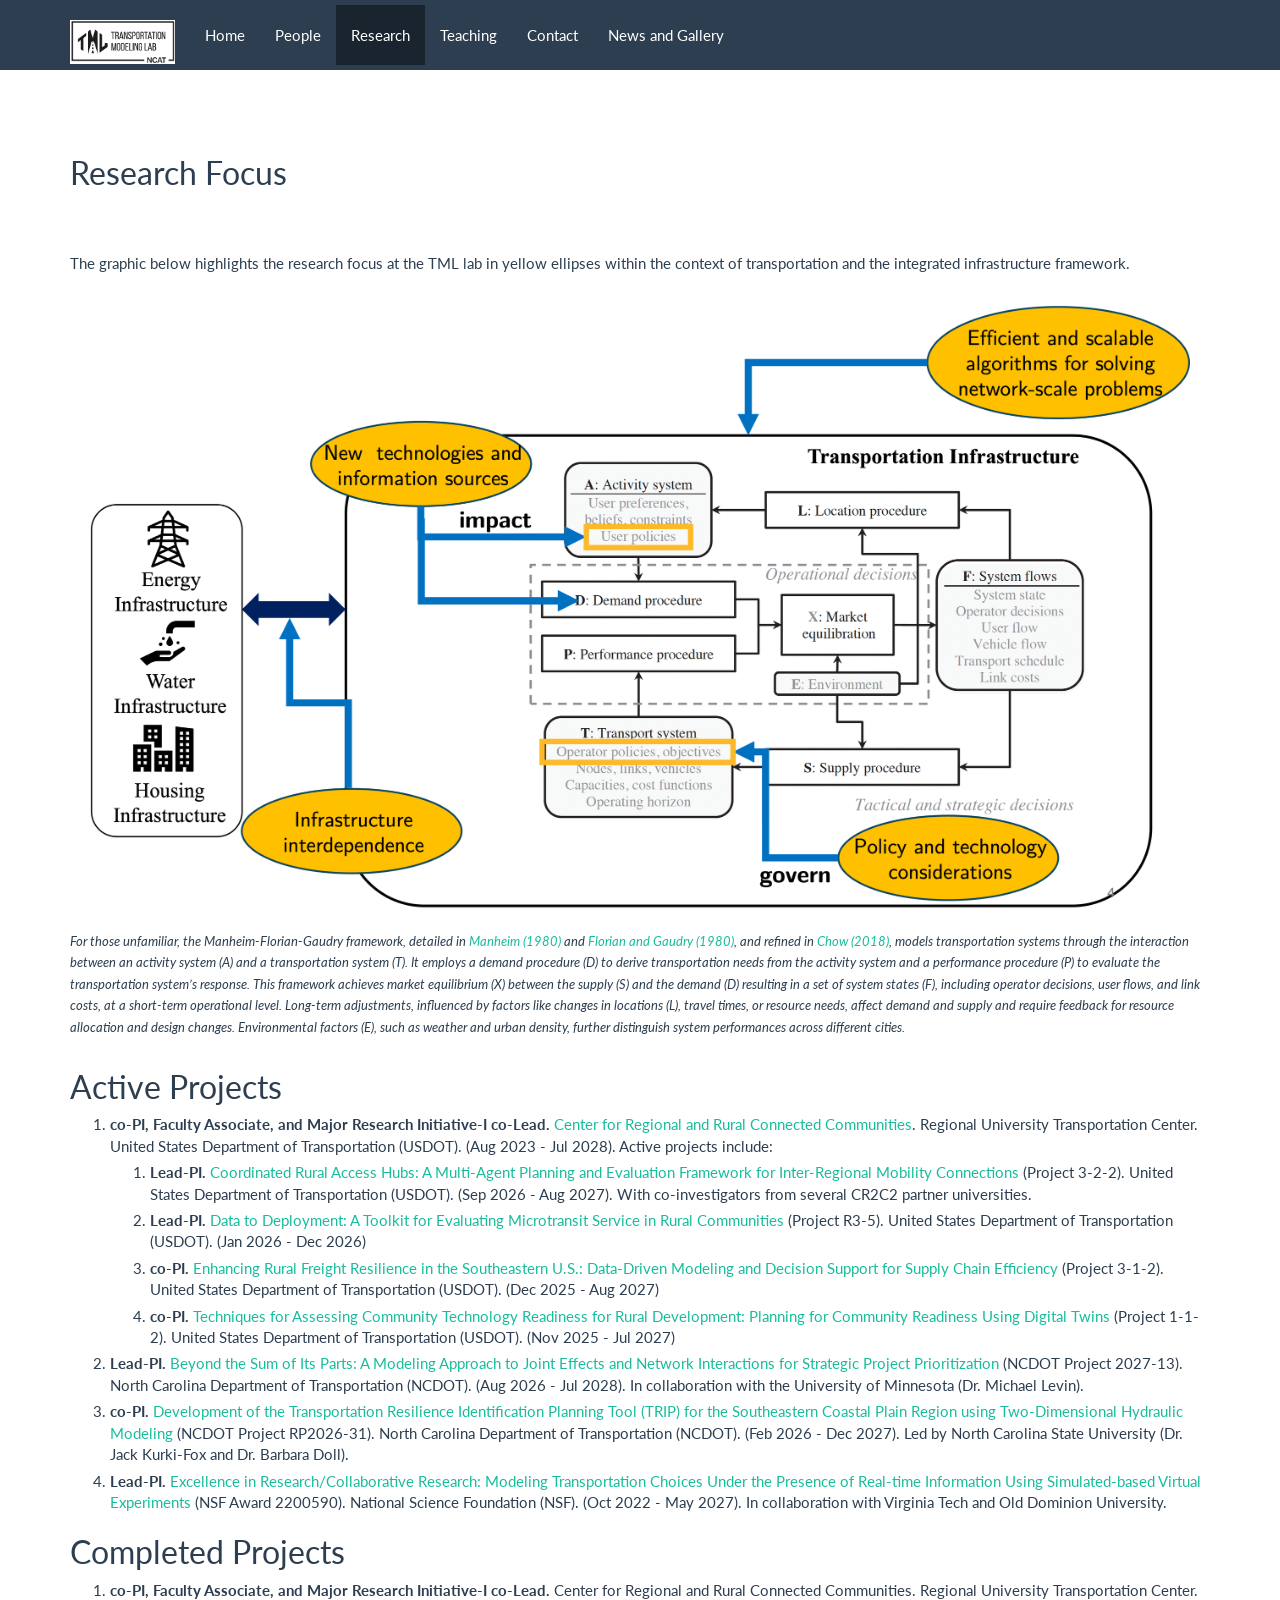
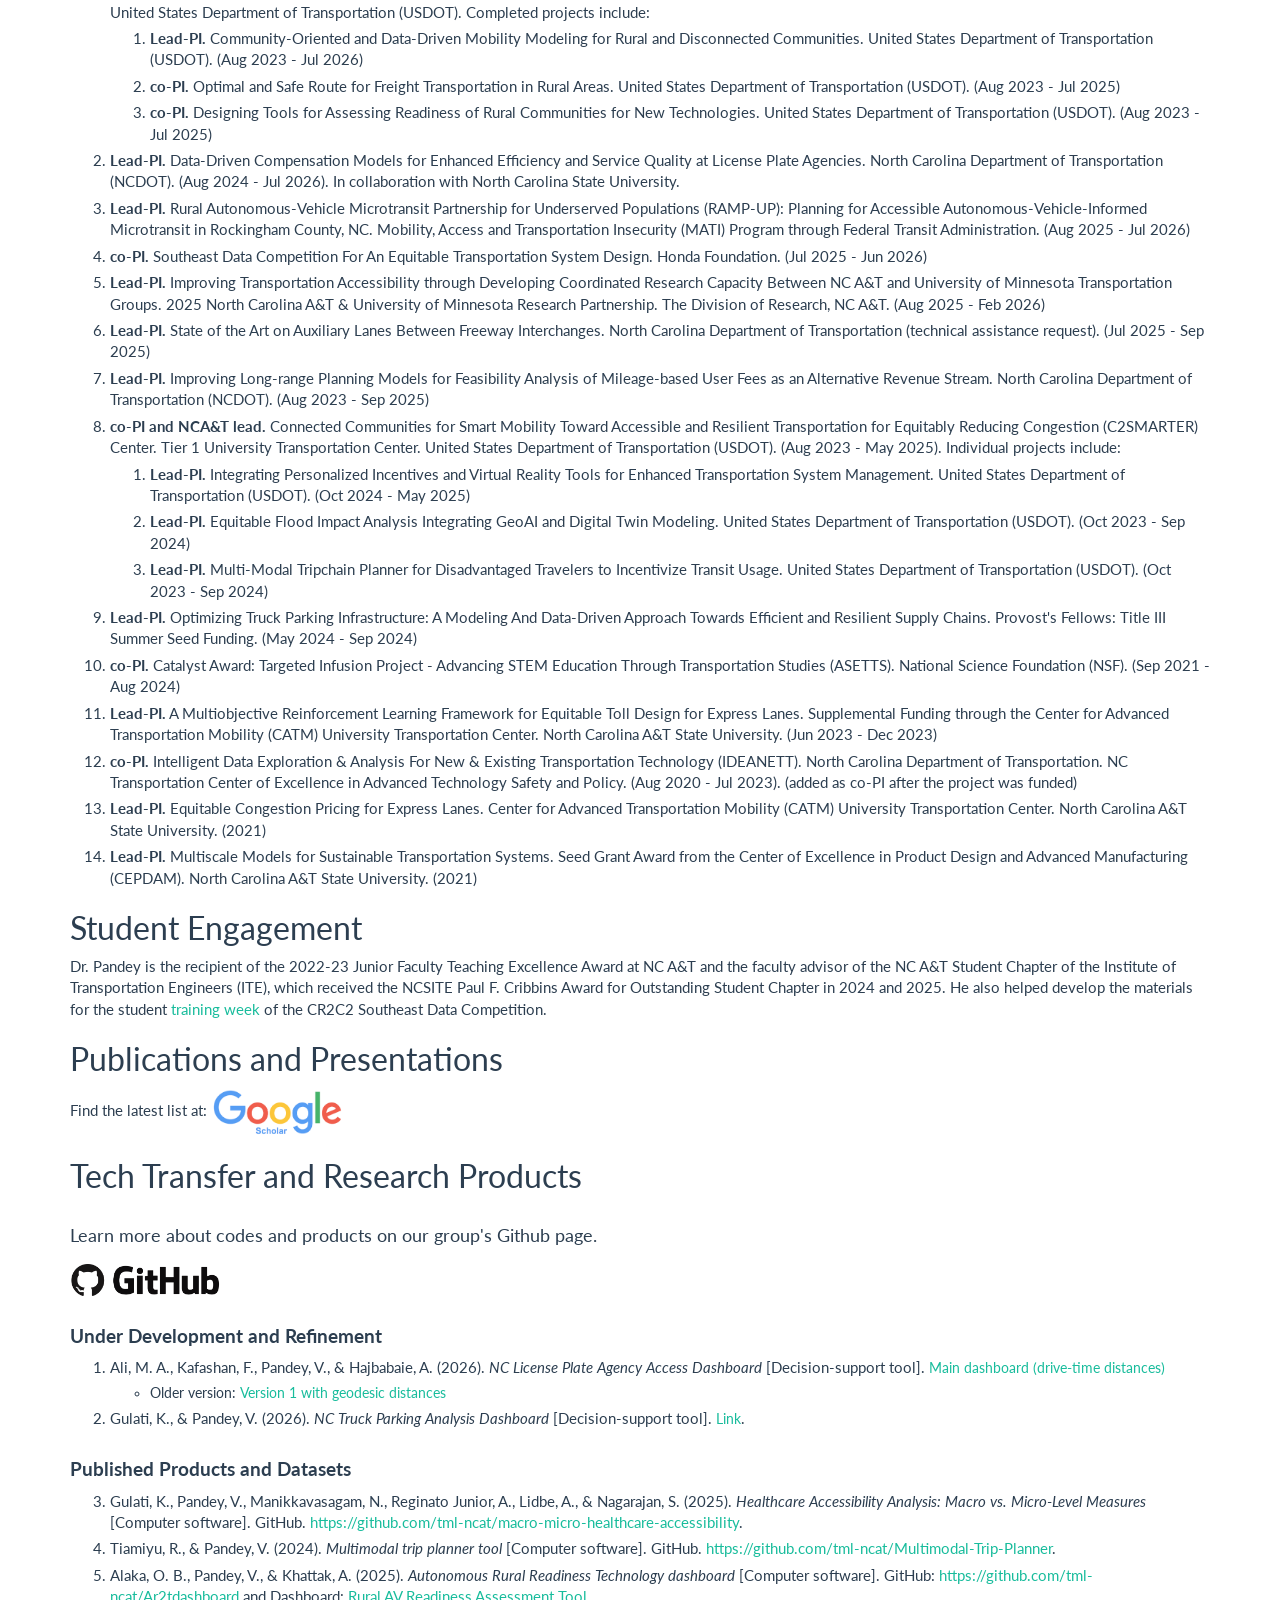
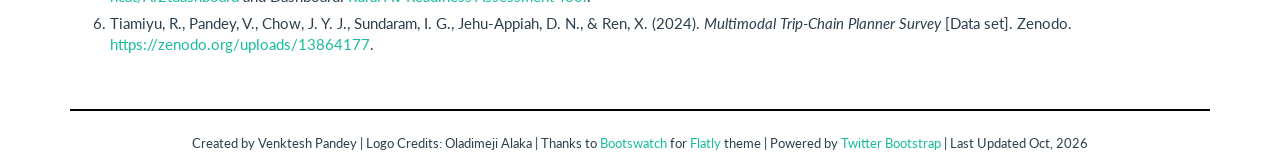
<file: Research.html>
<!DOCTYPE html>  
<html lang="en">  
  <head>
    <meta charset="utf-8">
    <title>A&amp;T Transportation Modeling Lab</title>
    <meta name="viewport" content="width=device-width, initial-scale=1.0">
    <!-- Bootstrap 3 (Flatly theme) and site styles -->
    <link href="assets/css/font-awesome.css" rel="stylesheet">
    <link href="assets/css/bootstrap_flatlyTheme.css" rel="stylesheet" media="screen">
    <link href="assets/css/custom.css" rel="stylesheet" media="screen">
    <!-- Favicon next to the title -->
    <link rel="icon" type="image/png" href="assets/img/logos/tml-logo.png">  
  </head>  
  <body>
    <!-- Fixed navbar -->
    <div class="navbar navbar-default navbar-fixed-top">
	  <div class="container">
	    <div class="navbar-header">
	    	<a class="navbar-brand" href="index.html">
          <img src="assets/img/logos/tml-logo-full.png" alt="TML Logo" style="width:105px;" class="navbar-logo">
        </a>
		  
          <button type="button" class="navbar-toggle" data-toggle="collapse" data-target="#navbar-main">
            <span class="sr-only">Toggle navigation</span>
            <span class="icon-bar"></span>
            <span class="icon-bar"></span>
            <span class="icon-bar"></span>
          </button>
        </div>
        <div class="navbar-collapse collapse" id="navbar-main">
          <ul class="nav navbar-nav">
            <li ><a href="index.html">Home</a></li>
			<li ><a href="People.html">People</a></li>
			<li class="active"><a href="Research.html">Research</a></li>
			<li><a href="Teaching.html">Teaching</a></li>
			<li><a href="Contact.html">Contact</a></li>
			<li><a href="NewsGallery.html">News and Gallery</a></li>
          </ul>
        </div><!--/.nav-collapse -->
      </div>
    </div>
	<br><br>

	<div class="container">
	<div class="page-header"><h2> Research Focus </h2></div>
	<br>
	<div class="row">
    <div class="col-md-12">
    		<p> The graphic below highlights the research focus at the TML lab in yellow ellipses within the context of transportation and the integrated infrastructure framework. </p>
				<img src="assets/img/research/research-overview.png" alt="Overview" align="center" class="img-responsive" style="padding : 20px 20px 20px 20px;">
				<p> <small><i> For those unfamiliar, the Manheim-Florian-Gaudry framework, detailed in <a href="https://doi.org/10.1016/0191-2607(80)90111-9" target="_blank">Manheim (1980)</a> and <a href="https://doi.org/10.1016/0191-2615(80)90029-6" target="_blank">Florian and Gaudry (1980)</a>, and refined in <a href="https://www.sciencedirect.com/book/9780128136133/informed-urban-transport-systems" target="_blank">Chow (2018)</a>, models transportation systems through the interaction between an activity system (A) and a transportation system (T). It employs a demand procedure (D) to derive transportation needs from the activity system and a performance procedure (P) to evaluate the transportation system’s response. This framework achieves market equilibrium (X) between the supply (S) and the demand (D) resulting in a set of system states (F), including operator decisions, user flows, and link costs, at a short-term operational level. Long-term adjustments, influenced by factors like changes in locations (L), travel times, or resource needs, affect demand and supply and require feedback for resource allocation and design changes. Environmental factors (E), such as weather and urban density, further distinguish system performances across different cities.</i></small> </p>
		</div>
	</div>
	
  <h2>Active Projects</h2>
<ol>
  <li>
    <strong>co-PI, Faculty Associate, and Major Research Initiative-I co-Lead.</strong> <a href="https://www.cr2c2.com/" target="_blank">Center for Regional and Rural Connected Communities</a>. Regional University Transportation Center. United States Department of Transportation (USDOT). (Aug 2023 - Jul 2028). Active projects include:
    <ol>
      <li>
        <strong>Lead-PI.</strong> <a href="https://www.cr2c2.com/research/major-research-initiatives/mri-3/project-3-2-2" target="_blank">Coordinated Rural Access Hubs: A Multi-Agent Planning and Evaluation Framework for Inter-Regional Mobility Connections</a> (Project 3-2-2). United States Department of Transportation (USDOT). (Sep 2026 - Aug 2027). With co-investigators from several CR2C2 partner universities.
      </li>
      <li>
        <strong>Lead-PI.</strong> <a href="https://www.cr2c2.com/research/major-research-initiatives/mri-3/project-r3-5" target="_blank">Data to Deployment: A Toolkit for Evaluating Microtransit Service in Rural Communities</a> (Project R3-5). United States Department of Transportation (USDOT). (Jan 2026 - Dec 2026)
      </li>
      <li>
        <strong>co-PI.</strong> <a href="https://www.cr2c2.com/research/major-research-initiatives/mri-3/project-3-1-2" target="_blank">Enhancing Rural Freight Resilience in the Southeastern U.S.: Data-Driven Modeling and Decision Support for Supply Chain Efficiency</a> (Project 3-1-2). United States Department of Transportation (USDOT). (Dec 2025 - Aug 2027)
      </li>
      <li>
        <strong>co-PI.</strong> <a href="https://www.cr2c2.com/research/major-research-initiatives/mri-1/project-1-1-2" target="_blank">Techniques for Assessing Community Technology Readiness for Rural Development: Planning for Community Readiness Using Digital Twins</a> (Project 1-1-2). United States Department of Transportation (USDOT). (Nov 2025 - Jul 2027)
      </li>
    </ol>
  </li>
  <li>
    <strong>Lead-PI.</strong> <a href="https://connect.ncdot.gov/projects/research/Pages/ProjDetails.aspx?ProjectID=2027-13" target="_blank">Beyond the Sum of Its Parts: A Modeling Approach to Joint Effects and Network Interactions for Strategic Project Prioritization</a> (NCDOT Project 2027-13). North Carolina Department of Transportation (NCDOT). (Aug 2026 - Jul 2028). In collaboration with the University of Minnesota (Dr. Michael Levin).
  </li>
  <li>
    <strong>co-PI.</strong> <a href="https://connect.ncdot.gov/projects/research/Pages/ProjDetails.aspx?ProjectID=RP2026-31" target="_blank">Development of the Transportation Resilience Identification Planning Tool (TRIP) for the Southeastern Coastal Plain Region using Two-Dimensional Hydraulic Modeling</a> (NCDOT Project RP2026-31). North Carolina Department of Transportation (NCDOT). (Feb 2026 - Dec 2027). Led by North Carolina State University (Dr. Jack Kurki-Fox and Dr. Barbara Doll).
  </li>
  <li>
    <strong>Lead-PI.</strong> <a href="https://www.nsf.gov/awardsearch/show-award/?AWD_ID=2200590&amp;HistoricalAwards=false" target="_blank">Excellence in Research/Collaborative Research: Modeling Transportation Choices Under the Presence of Real-time Information Using Simulated-based Virtual Experiments</a> (NSF Award 2200590). National Science Foundation (NSF). (Oct 2022 - May 2027). In collaboration with Virginia Tech and Old Dominion University.
  </li>
</ol>

<h2>Completed Projects</h2>
<ol>
  <li>
    <strong>co-PI, Faculty Associate, and Major Research Initiative-I co-Lead.</strong> Center for Regional and Rural Connected Communities. Regional University Transportation Center. United States Department of Transportation (USDOT). Completed projects include:
    <ol>
      <li>
        <strong>Lead-PI.</strong> Community-Oriented and Data-Driven Mobility Modeling for Rural and Disconnected Communities. United States Department of Transportation (USDOT). (Aug 2023 - Jul 2026)
      </li>
      <li>
        <strong>co-PI.</strong> Optimal and Safe Route for Freight Transportation in Rural Areas. United States Department of Transportation (USDOT). (Aug 2023 - Jul 2025)
      </li>
      <li>
        <strong>co-PI.</strong> Designing Tools for Assessing Readiness of Rural Communities for New Technologies. United States Department of Transportation (USDOT). (Aug 2023 - Jul 2025)
      </li>
    </ol>
  </li>
  <li>
    <strong>Lead-PI.</strong> Data-Driven Compensation Models for Enhanced Efficiency and Service Quality at License Plate Agencies. North Carolina Department of Transportation (NCDOT). (Aug 2024 - Jul 2026). In collaboration with North Carolina State University.
  </li>
  <li>
    <strong>Lead-PI.</strong> Rural Autonomous-Vehicle Microtransit Partnership for Underserved Populations (RAMP-UP): Planning for Accessible Autonomous-Vehicle-Informed Microtransit in Rockingham County, NC. Mobility, Access and Transportation Insecurity (MATI) Program through Federal Transit Administration. (Aug 2025 - Jul 2026)
  </li>
  <li>
    <strong>co-PI.</strong> Southeast Data Competition For An Equitable Transportation System Design. Honda Foundation. (Jul 2025 - Jun 2026)
  </li>
  <li>
    <strong>Lead-PI.</strong> Improving Transportation Accessibility through Developing Coordinated Research Capacity Between NC A&amp;T and University of Minnesota Transportation Groups. 2025 North Carolina A&amp;T &amp; University of Minnesota Research Partnership. The Division of Research, NC A&amp;T. (Aug 2025 - Feb 2026)
  </li>
  <li>
    <strong>Lead-PI.</strong> State of the Art on Auxiliary Lanes Between Freeway Interchanges. North Carolina Department of Transportation (technical assistance request). (Jul 2025 - Sep 2025)
  </li>
  <li>
    <strong>Lead-PI.</strong> Improving Long-range Planning Models for Feasibility Analysis of Mileage-based User Fees as an Alternative Revenue Stream. North Carolina Department of Transportation (NCDOT). (Aug 2023 - Sep 2025)
  </li>
  <li>
    <strong>co-PI and NCA&amp;T lead.</strong> Connected Communities for Smart Mobility Toward Accessible and Resilient Transportation for Equitably Reducing Congestion (C2SMARTER) Center. Tier 1 University Transportation Center. United States Department of Transportation (USDOT). (Aug 2023 - May 2025). Individual projects include:
    <ol>
      <li>
        <strong>Lead-PI.</strong> Integrating Personalized Incentives and Virtual Reality Tools for Enhanced Transportation System Management. United States Department of Transportation (USDOT). (Oct 2024 - May 2025)
      </li>
      <li>
        <strong>Lead-PI.</strong> Equitable Flood Impact Analysis Integrating GeoAI and Digital Twin Modeling. United States Department of Transportation (USDOT). (Oct 2023 - Sep 2024)
      </li>
      <li>
        <strong>Lead-PI.</strong> Multi-Modal Tripchain Planner for Disadvantaged Travelers to Incentivize Transit Usage. United States Department of Transportation (USDOT). (Oct 2023 - Sep 2024)
      </li>
    </ol>
  </li>
  <li>
    <strong>Lead-PI.</strong> Optimizing Truck Parking Infrastructure: A Modeling And Data-Driven Approach Towards Efficient and Resilient Supply Chains. Provost's Fellows: Title III Summer Seed Funding. (May 2024 - Sep 2024)
  </li>
  <li>
    <strong>co-PI.</strong> Catalyst Award: Targeted Infusion Project - Advancing STEM Education Through Transportation Studies (ASETTS). National Science Foundation (NSF). (Sep 2021 - Aug 2024)
  </li>
  <li>
    <strong>Lead-PI.</strong> A Multiobjective Reinforcement Learning Framework for Equitable Toll Design for Express Lanes. Supplemental Funding through the Center for Advanced Transportation Mobility (CATM) University Transportation Center. North Carolina A&amp;T State University. (Jun 2023 - Dec 2023)
  </li>
  <li>
    <strong>co-PI.</strong> Intelligent Data Exploration &amp; Analysis For New &amp; Existing Transportation Technology (IDEANETT). North Carolina Department of Transportation. NC Transportation Center of Excellence in Advanced Technology Safety and Policy. (Aug 2020 - Jul 2023). (added as co-PI after the project was funded)
  </li>
  <li>
    <strong>Lead-PI.</strong> Equitable Congestion Pricing for Express Lanes. Center for Advanced Transportation Mobility (CATM) University Transportation Center. North Carolina A&amp;T State University. (2021)
  </li>
  <li>
    <strong>Lead-PI.</strong> Multiscale Models for Sustainable Transportation Systems. Seed Grant Award from the Center of Excellence in Product Design and Advanced Manufacturing (CEPDAM). North Carolina A&amp;T State University. (2021)
  </li>
</ol>

	<h2> Student Engagement </h2>
	<p>Dr. Pandey is the recipient of the 2022-23 Junior Faculty Teaching Excellence Award at NC A&amp;T and the faculty advisor of the NC A&amp;T Student Chapter of the Institute of Transportation Engineers (ITE), which received the NCSITE Paul F. Cribbins Award for Outstanding Student Chapter in 2024 and 2025. He also helped develop the materials for the student <a href="https://www.cr2c2.com/education-and-outreach/student-engagement-opportunities/datacompetition/2025-2026-southeast-data-competition/training-week" target="_blank">training week</a> of the CR2C2 Southeast Data Competition.</p>
	
	<h2> Publications and Presentations </h2>
	Find the latest list at: 
	
		<a href="https://scholar.google.com/citations?user=l3ValXEAAAAJ&amp;hl=en&amp;oi=ao" target="_blank"><img src="assets/img/icons/google-scholar-banner.png" alt="Google Scholar" style="width:133px;height:50px;"></a>
	
    <h2>Tech Transfer and Research Products</h2>

    <div style="text-align: left; margin: 30px 0;">
      <p style="font-size: 18px; margin-bottom: 15px;">Learn more about codes and products on our group's Github page.</p>
      <a href="https://github.com/tml-ncat" target="_blank">
        <img src="assets/img/icons/github-banner.png" alt="GitHub" style="width: 150px; height: auto;">
      </a>
    </div>

  <h4 style="margin-top: 30px;"><b>Under Development and Refinement</b></h4>
  <ol>
    <li>
      Ali, M. A., Kafashan, F., Pandey, V., &amp; Hajbabaie, A. (2026).
      <i>NC License Plate Agency Access Dashboard</i> [Decision-support tool].
      <a href="dashboards/NC_LPA_Access_Dashboard.html" target="_blank" style="font-size: 0.9em;">
        Main dashboard (drive-time distances)
      </a>
      <ul style="margin-top: 4px;">
        <li style="font-size: 0.9em;">
          Older version:
          <a href="dashboards/NC_LPA_Interactive_Dashboard.html" target="_blank">
            Version 1 with geodesic distances
          </a>
        </li>
      </ul>
    </li>
    
    <li>
      Gulati, K., &amp; Pandey, V. (2026). <i>NC Truck Parking Analysis Dashboard</i> [Decision-support tool]. <a href="dashboards/truck_parking_dashboard.html" target="_blank" style="font-size: 0.9em;">Link</a>.
    </li>
  </ol>

  <h4 style="margin-top: 30px;"><b>Published Products and Datasets</b></h4>
  <ol start="3">
    <li>
      Gulati, K., Pandey, V., Manikkavasagam, N., Reginato Junior, A., Lidbe, A., &amp; Nagarajan, S. (2025). <i>Healthcare Accessibility Analysis: Macro vs. Micro-Level Measures</i> [Computer software]. GitHub. <a href="https://github.com/tml-ncat/macro-micro-healthcare-accessibility" target="_blank">https://github.com/tml-ncat/macro-micro-healthcare-accessibility</a>.
    </li>
    <li>
      Tiamiyu, R., &amp; Pandey, V. (2024). <i>Multimodal trip planner tool</i> [Computer software]. GitHub. <a href="https://github.com/tml-ncat/Multimodal-Trip-Planner" target="_blank">https://github.com/tml-ncat/Multimodal-Trip-Planner</a>.
    </li>
    <li>
      Alaka, O. B., Pandey, V., &amp; Khattak, A. (2025). <i>Autonomous Rural Readiness Technology dashboard</i> [Computer software]. GitHub: <a href="https://github.com/tml-ncat/Ar2tdashboard" target="_blank">https://github.com/tml-ncat/Ar2tdashboard</a> and Dashboard: <a href="dashboards/Rural_AV_Readiness_Dashboard/Rural_AV_Readiness_Dashboard.html" target="_blank">Rural AV Readiness Assessment Tool</a>.
    </li>
    <li>
      Tiamiyu, R., Pandey, V., Chow, J. Y. J., Sundaram, I. G., Jehu-Appiah, D. N., &amp; Ren, X. (2024). <i>Multimodal Trip-Chain Planner Survey</i> [Data set]. Zenodo. <a href="https://zenodo.org/uploads/13864177" target="_blank">https://zenodo.org/uploads/13864177</a>.
    </li>
  </ol>

	<br>

<hr>  
<footer>  
<p class="text-muted"><center><small> Created by Venktesh Pandey | Logo Credits: Oladimeji Alaka | 
 Thanks to <a href="http://bootswatch.com" target="_blank"> Bootswatch </a> for <a href="https://bootswatch.com/3/flatly/" target="_blank"> Flatly </a> theme | Powered by <a href="http://getbootstrap.com/" target="_blank">Twitter Bootstrap</a> | Last Updated Oct, 2026</small> 
 </center> 
</p>
</footer>
</div>
	<!-- jQuery first, then the local Bootstrap 3 script (powers the mobile menu) -->
    <script src="https://code.jquery.com/jquery-1.12.4.min.js"></script>
    <script src="assets/js/bootstrap.min.js"></script>
  </body>  
</html>
</file>
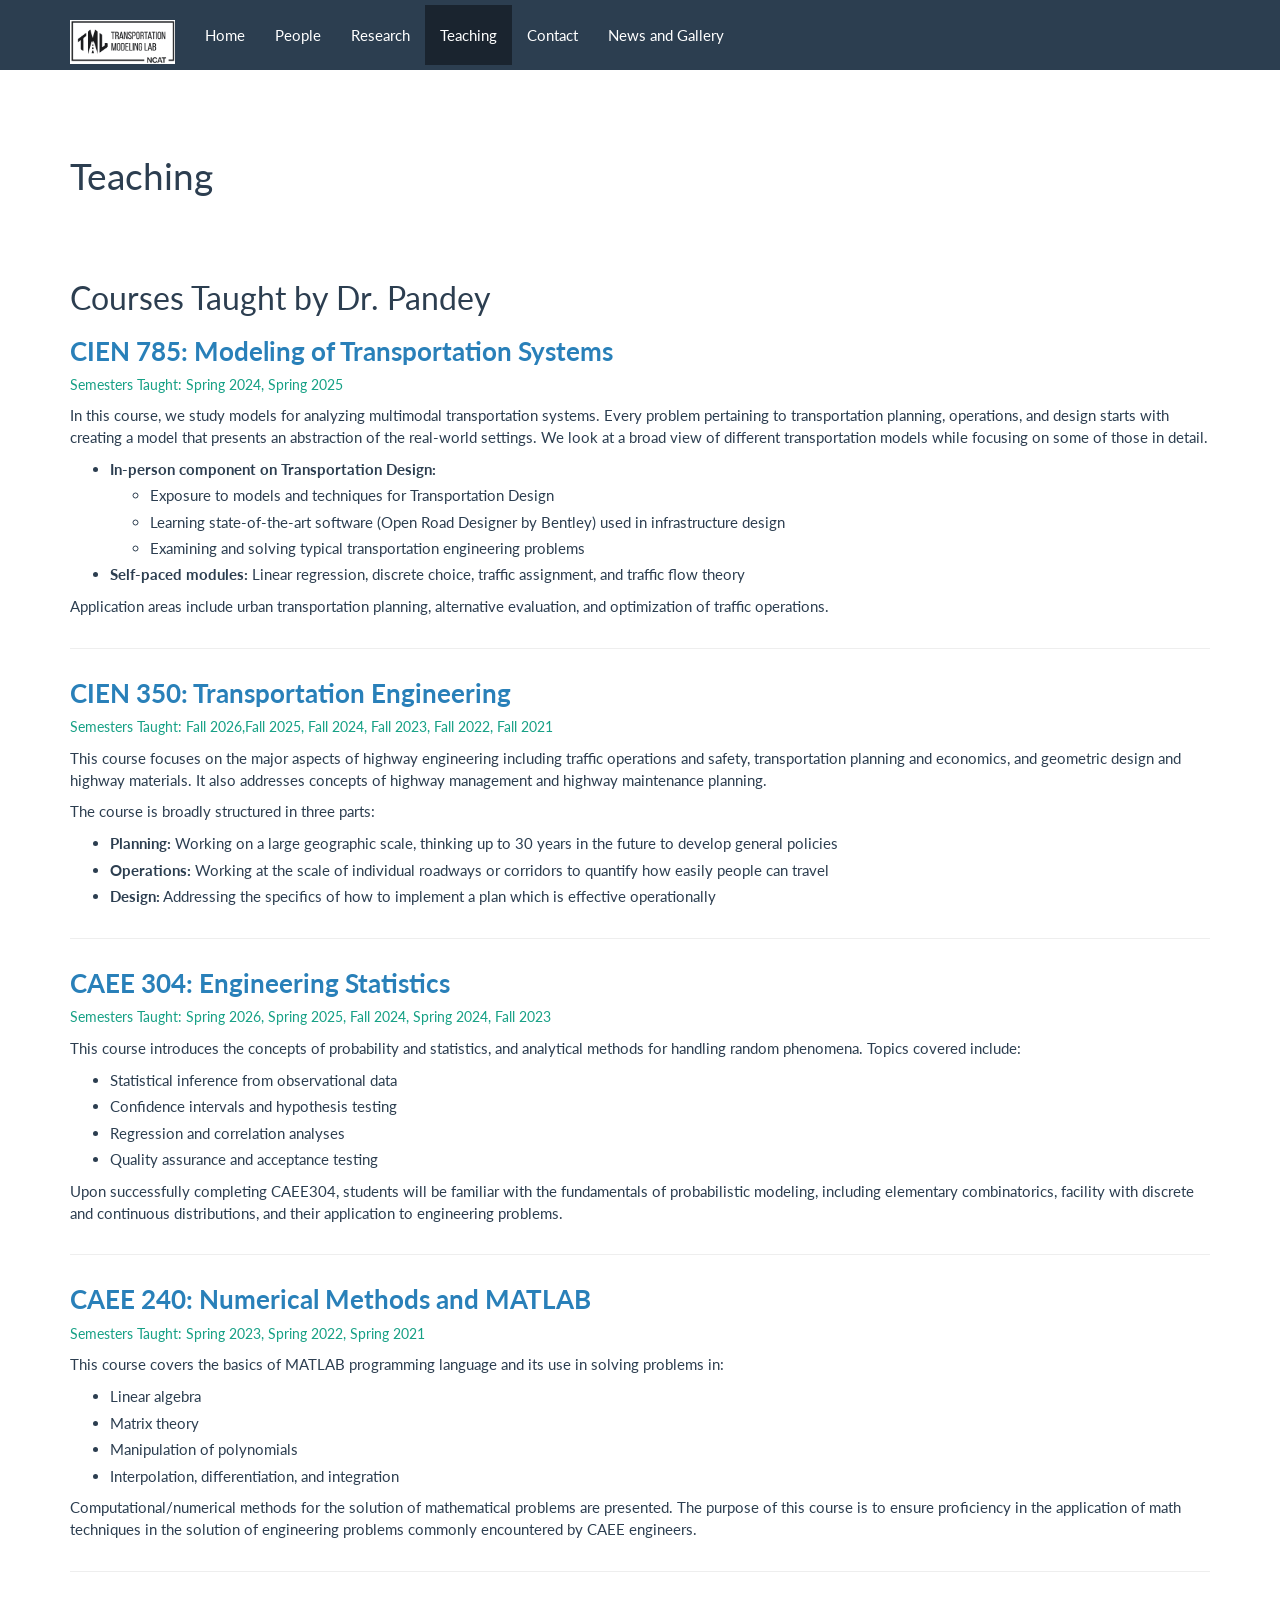
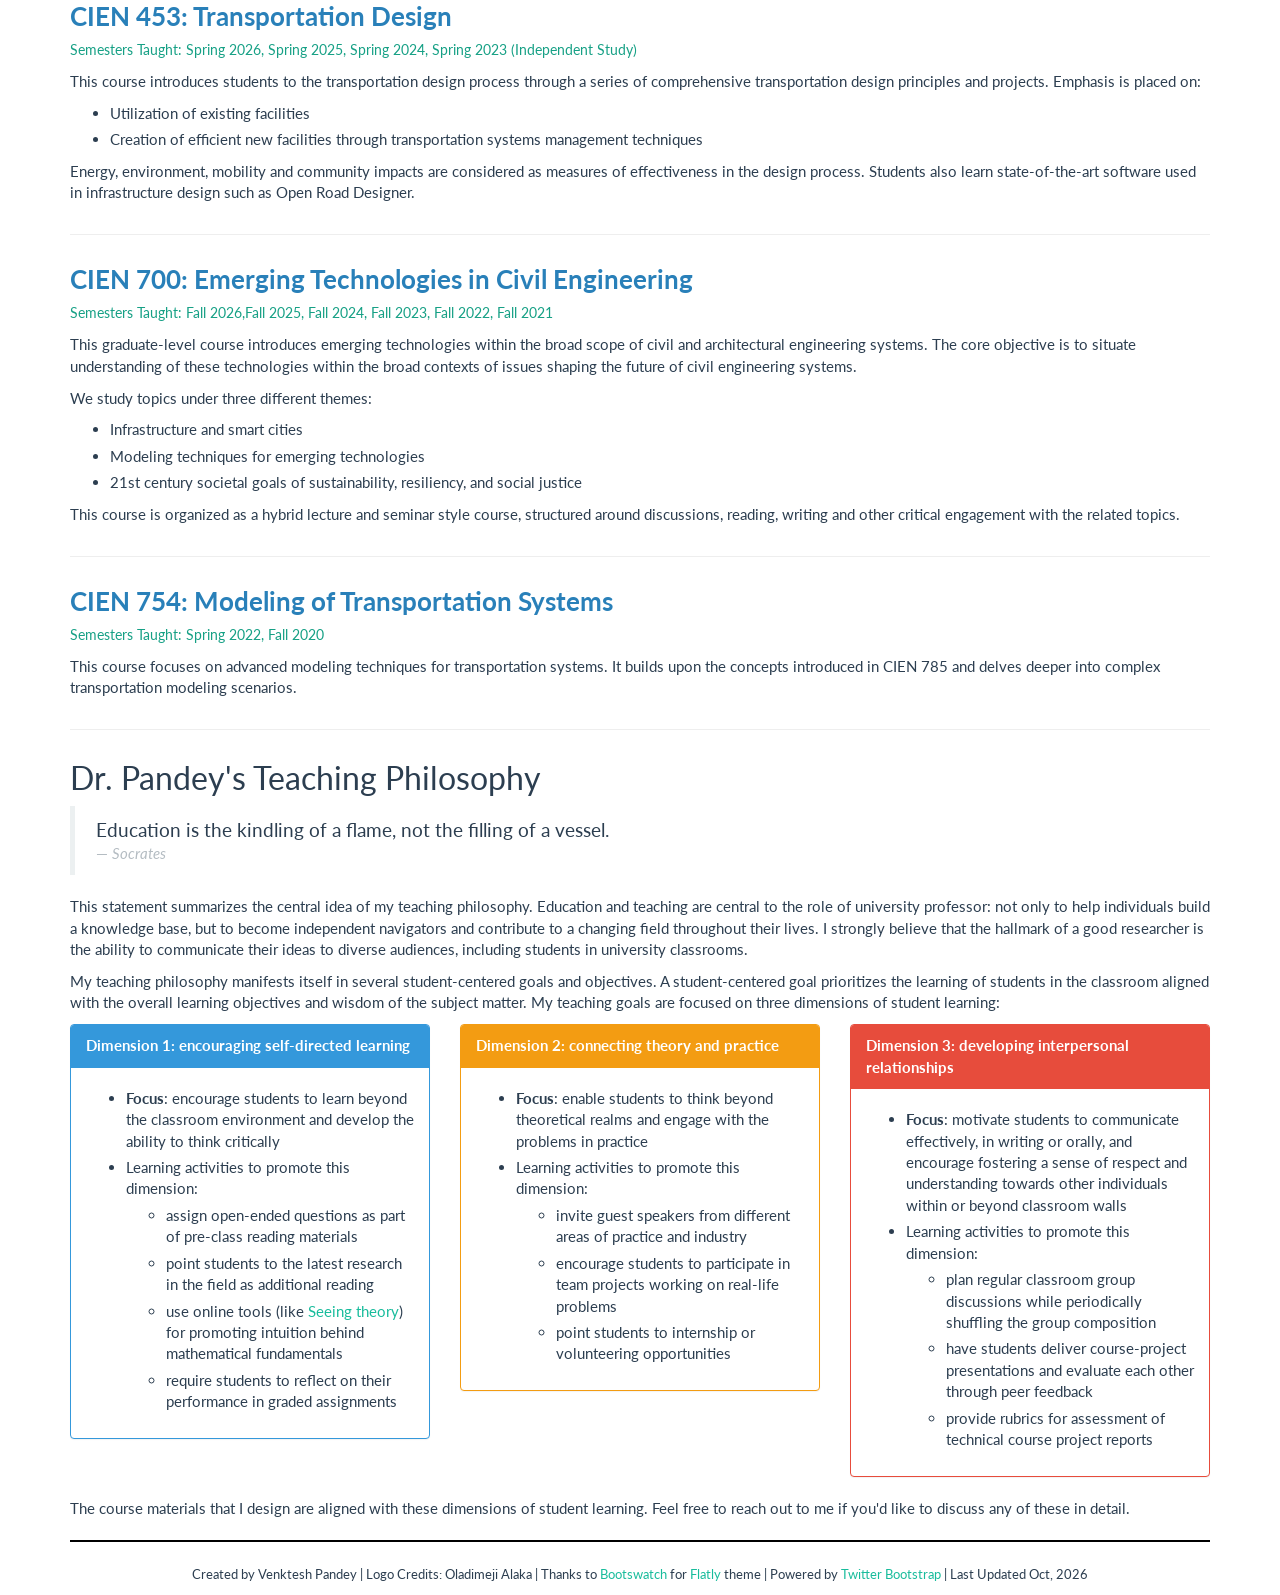
<file: Teaching.html>
<!DOCTYPE html>  
<html lang="en">  
  <head>
    <meta charset="utf-8">
    <title>A&amp;T Transportation Modeling Lab</title>
    <meta name="viewport" content="width=device-width, initial-scale=1.0">
    <!-- Bootstrap 3 (Flatly theme) and site styles -->
    <link href="assets/css/font-awesome.css" rel="stylesheet">
    <link href="assets/css/bootstrap_flatlyTheme.css" rel="stylesheet" media="screen">
    <link href="assets/css/custom.css" rel="stylesheet" media="screen">
    <!-- Favicon next to the title -->
    <link rel="icon" type="image/png" href="assets/img/logos/tml-logo.png">  
    	<style>
        .course {
            margin-bottom: 30px;
            border-bottom: 1px solid #eee;
            padding-bottom: 20px;
        }
        .course-title {
            font-weight: bold;
            color: #2980b9;
        }
        .course-info {
            font-style: italic;
            color: #7f8c8d;
        }
        .course-description {
            margin-top: 10px;
        }
        .semesters {
            margin-top: 10px;
            font-size: 0.9em;
            color: #16a085;
        }
    </style>
  </head>  
  <body>
	<!-- Fixed navbar -->
    <div class="navbar navbar-default navbar-fixed-top">
	  <div class="container">
	    <div class="navbar-header">
	    	<a class="navbar-brand" href="index.html">
          <img src="assets/img/logos/tml-logo-full.png" alt="TML Logo" style="width:105px;" class="navbar-logo">
        </a>
		  
          <button type="button" class="navbar-toggle" data-toggle="collapse" data-target="#navbar-main">
            <span class="sr-only">Toggle navigation</span>
            <span class="icon-bar"></span>
            <span class="icon-bar"></span>
            <span class="icon-bar"></span>
          </button>
        </div>
        <div class="navbar-collapse collapse" id="navbar-main">
          <ul class="nav navbar-nav">
            <li ><a href="index.html">Home</a></li>
			<li ><a href="People.html">People</a></li>
			<li><a href="Research.html">Research</a></li>
			<li class="active"><a href="Teaching.html">Teaching</a></li>
			<li><a href="Contact.html">Contact</a></li>
			<li><a href="NewsGallery.html">News and Gallery</a></li>
          </ul>
        </div><!--/.nav-collapse -->
      </div>
    </div>
	<br><br>

	<div class="container">
	<div class="page-header"><h1> Teaching </h1></div>
	<br>

	<h2> Courses Taught by Dr. Pandey </h2>
    
    <div class="course">
        <h3><span class="course-title">CIEN 785: Modeling of Transportation Systems</span></h3>
        <!-- <p class="course-info">Graduate - Overall Instructor Rating: 5.0/5 (6 students completed evaluation)</p> -->
        <p class="semesters">Semesters Taught: Spring 2024, Spring 2025</p>
        <div class="course-description">
            <p>In this course, we study models for analyzing multimodal transportation systems. Every problem pertaining to transportation planning, operations, and design starts with creating a model that presents an abstraction of the real-world settings. We look at a broad view of different transportation models while focusing on some of those in detail.</p>
            <ul>
                <li><strong>In-person component on Transportation Design:</strong> 
                    <ul>
                        <li>Exposure to models and techniques for Transportation Design</li>
                        <li>Learning state-of-the-art software (Open Road Designer by Bentley) used in infrastructure design</li>
                        <li>Examining and solving typical transportation engineering problems</li>
                    </ul>
                </li>
                <li><strong>Self-paced modules:</strong> Linear regression, discrete choice, traffic assignment, and traffic flow theory</li>
            </ul>
            <p>Application areas include urban transportation planning, alternative evaluation, and optimization of traffic operations.</p>
        </div>
    </div>

    <div class="course">
        <h3><span class="course-title">CIEN 350: Transportation Engineering</span></h3>
        <!-- <p class="course-info">Undergraduate - Overall Instructor Rating: 4.48/5 (23 students completed evaluation)</p> -->
        <p class="semesters">Semesters Taught: Fall 2026,Fall 2025, Fall 2024, Fall 2023, Fall 2022, Fall 2021</p>
        <div class="course-description">
            <p>This course focuses on the major aspects of highway engineering including traffic operations and safety, transportation planning and economics, and geometric design and highway materials. It also addresses concepts of highway management and highway maintenance planning.</p>
            <p>The course is broadly structured in three parts:</p>
            <ul>
                <li><strong>Planning:</strong> Working on a large geographic scale, thinking up to 30 years in the future to develop general policies</li>
                <li><strong>Operations:</strong> Working at the scale of individual roadways or corridors to quantify how easily people can travel</li>
                <li><strong>Design:</strong> Addressing the specifics of how to implement a plan which is effective operationally</li>
            </ul>
        </div>
    </div>

    <div class="course">
        <h3><span class="course-title">CAEE 304: Engineering Statistics</span></h3>
        <!-- <p class="course-info">Undergraduate - Overall Instructor Rating: 4.44/5 (31 students completed evaluation)</p> -->
        <p class="semesters">Semesters Taught: Spring 2026, Spring 2025, Fall 2024, Spring 2024, Fall 2023</p>
        <div class="course-description">
            <p>This course introduces the concepts of probability and statistics, and analytical methods for handling random phenomena. Topics covered include:</p>
            <ul>
                <li>Statistical inference from observational data</li>
                <li>Confidence intervals and hypothesis testing</li>
                <li>Regression and correlation analyses</li>
                <li>Quality assurance and acceptance testing</li>
            </ul>
            <p>Upon successfully completing CAEE304, students will be familiar with the fundamentals of probabilistic modeling, including elementary combinatorics, facility with discrete and continuous distributions, and their application to engineering problems.</p>
        </div>
    </div>

    <div class="course">
        <h3><span class="course-title">CAEE 240: Numerical Methods and MATLAB</span></h3>
        <!-- <p class="course-info">Undergraduate - Overall Instructor Rating: 4.39/5 (27 students completed evaluation)</p> -->
        <p class="semesters">Semesters Taught: Spring 2023, Spring 2022, Spring 2021</p>
        <div class="course-description">
            <p>This course covers the basics of MATLAB programming language and its use in solving problems in:</p>
            <ul>
                <li>Linear algebra</li>
                <li>Matrix theory</li>
                <li>Manipulation of polynomials</li>
                <li>Interpolation, differentiation, and integration</li>
            </ul>
            <p>Computational/numerical methods for the solution of mathematical problems are presented. The purpose of this course is to ensure proficiency in the application of math techniques in the solution of engineering problems commonly encountered by CAEE engineers.</p>
        </div>
    </div>

    <div class="course">
        <h3><span class="course-title">CIEN 453: Transportation Design</span></h3>
        <!-- <p class="course-info">Undergraduate - Overall Instructor Rating: 4.66/5 (21 students completed evaluation)</p> -->
        <p class="semesters">Semesters Taught: Spring 2026, Spring 2025, Spring 2024, Spring 2023 (Independent Study)</p>
        <div class="course-description">
            <p>This course introduces students to the transportation design process through a series of comprehensive transportation design principles and projects. Emphasis is placed on:</p>
            <ul>
                <li>Utilization of existing facilities</li>
                <li>Creation of efficient new facilities through transportation systems management techniques</li>
            </ul>
            <p>Energy, environment, mobility and community impacts are considered as measures of effectiveness in the design process. Students also learn state-of-the-art software used in infrastructure design such as Open Road Designer.
</p>
        </div>
    </div>

    <div class="course">
        <h3><span class="course-title">CIEN 700: Emerging Technologies in Civil Engineering</span></h3>
        <!-- <p class="course-info">Graduate - Overall Instructor Rating: 4.81/5 (8 students completed evaluation)</p> -->
        <p class="semesters">Semesters Taught: Fall 2026,Fall 2025, Fall 2024, Fall 2023, Fall 2022, Fall 2021</p>
        <div class="course-description">
            <p>This graduate-level course introduces emerging technologies within the broad scope of civil and architectural engineering systems. The core objective is to situate understanding of these technologies within the broad contexts of issues shaping the future of civil engineering systems.</p>
            <p>We study topics under three different themes:</p>
            <ul>
                <li>Infrastructure and smart cities</li>
                <li>Modeling techniques for emerging technologies</li>
                <li>21st century societal goals of sustainability, resiliency, and social justice</li>
            </ul>
            <p>This course is organized as a hybrid lecture and seminar style course, structured around discussions, reading, writing and other critical engagement with the related topics.</p>
        </div>
    </div>

    <div class="course">
        <h3><span class="course-title">CIEN 754: Modeling of Transportation Systems</span></h3>
        <!-- <p class="course-info">Graduate - Overall Instructor Rating: 4.91/5 (5 students completed evaluation)</p> -->
        <p class="semesters">Semesters Taught: Spring 2022, Fall 2020</p>
        <div class="course-description">
            <p>This course focuses on advanced modeling techniques for transportation systems. It builds upon the concepts introduced in CIEN 785 and delves deeper into complex transportation modeling scenarios.</p>
        </div>
    </div>


	<h2> Dr. Pandey's Teaching Philosophy </h2>
	<blockquote> <p>Education is the kindling of a flame, not the filling of a vessel.<small><em>Socrates</em></small> </p></blockquote>
	<p>
	 This statement summarizes the central idea of my teaching philosophy. Education and teaching are central to the role of university professor: not only to help individuals build a knowledge base, but to become independent navigators and contribute to a changing field throughout their lives. I strongly believe that the hallmark of a good researcher is the ability to communicate their ideas to diverse audiences, including students in university classrooms.
	</p>
	
	<p>	My teaching philosophy manifests itself in several student-centered goals and objectives. A student-centered goal prioritizes the learning of students in the classroom aligned with the overall learning objectives and wisdom of the subject matter. My teaching goals are focused on three dimensions of student learning:
	</p>
	<div class="row">  
		<div class="col-md-4"> 
			<div class="panel panel-info">
				<div class="panel-heading"><b>Dimension 1: encouraging self-directed learning</b> </div>
				<div class="panel-body">
					<ul>
						<li> <b>Focus</b>: encourage students to learn beyond the classroom environment and develop the ability to think critically </li>
						<li> Learning activities to promote this dimension:
						<ul> 
							<li> assign open-ended questions as part of pre-class reading materials </li>
							<li> point students to the latest research in the field as additional reading</li>
							<li> use online tools (like <a href="https://seeing-theory.brown.edu/" target="_blank">Seeing theory</a>) for promoting intuition behind mathematical fundamentals</li>
							<li> require students to reflect on their performance in graded assignments </li>
						</ul>
						</li>
					</ul>
				</div>
			</div>
		</div>  
		<div class="col-md-4"> 
			<div class="panel panel-warning">
				<div class="panel-heading"><b>Dimension 2: connecting theory and practice</b> </div>
				<div class="panel-body">
					<ul>
						<li> <b>Focus</b>: enable students to think beyond theoretical realms and engage with the problems in practice</li>
						<li> Learning activities to promote this dimension:
						<ul> 
							<li> invite guest speakers from different areas of practice and industry </li>
							<li> encourage students to participate in team projects working on real-life problems</li>
							<li> point students to internship or volunteering opportunities</li>
						</ul>
						</li>
					</ul>
				</div>
			</div>
		</div>
		<div class="col-md-4"> 
			<div class="panel panel-danger">
				<div class="panel-heading"><b>Dimension 3: developing interpersonal relationships</b> </div>
				<div class="panel-body">
					<ul>
						<li> <b>Focus</b>: motivate students to communicate effectively, in writing or orally, and encourage fostering a sense of respect and understanding towards other individuals within or beyond classroom walls</li>
						<li> Learning activities to promote this dimension:
						<ul> 
							<li> plan regular classroom group discussions while periodically shuffling the group composition</li>
							<li> have students deliver course-project presentations and evaluate each other through peer feedback</li>
							<li> provide rubrics for assessment of technical course project reports</li>
						</ul>
						</li>
					</ul>
				</div>
			</div>
		</div>
	</div>
	<!--<p>
		<ol> 
			<li> encouraging independence and helping students become self-directed learners, 
			<li> connecting theory and practice enabling students to think beyond theoretical realms and engage with the problems in practice, and 
			<li> developing interpersonal relationships including learning to communicate effectively, in writing or orally, and fostering a sense of respect and understanding towards other individuals within or beyond classroom walls.
		</ol>
	</p> -->
	
	The course materials that I design are aligned with these dimensions of student learning. Feel free to reach out to me if you'd like to discuss any of these in detail.
	
	
		
	<br>

<hr>  
<footer>  
<p class="text-muted"><center><small> Created by Venktesh Pandey | Logo Credits: Oladimeji Alaka | 
 Thanks to <a href="http://bootswatch.com" target="_blank"> Bootswatch </a> for <a href="https://bootswatch.com/3/flatly/" target="_blank"> Flatly </a> theme | Powered by <a href="http://getbootstrap.com/" target="_blank">Twitter Bootstrap</a> | Last Updated Oct, 2026</small> 
 </center> 
</p>
</footer>
</div>
	<!-- jQuery first, then the local Bootstrap 3 script (powers the mobile menu) -->
    <script src="https://code.jquery.com/jquery-1.12.4.min.js"></script>
    <script src="assets/js/bootstrap.min.js"></script>
  </body>  
</html>
</file>
<file: assets/css/custom.css>
.topbar {
	background-color:black;
	padding : 2%;
}

H1{
    font-size :28pt;
}

img{
	/*border-style: solid;
	border-width:2px;
	color: grey;*/
}

/*.navbar {
  position: relative;
  z-index: 1000;
  min-height: 50px;*/
 /* margin : 0px 0px 80px 0px;
  border: 1px solid transparent; 
}*/

/*
<li class="active"><a href="#"><i class="fa fa-home"></i></a></li>
            <li><a href="AboutMe.html"><i class="fa fa-male"></i></a></li>
			<li><a href="Portfolio.html"><i class="fa fa-file-text"></i></a></li>  
			<li><a href="Projects.html"><i class="fa fa-sitemap"></i></a></li>
			<li><a href="Contact.html"><i class="fa fa-phone-square"></i></a></li>  
			<li><a href="Gallery.html"><i class="fa fa-photo"></i></a></li>   
			<li><a href="Philosophy.html"><i class="fa fa-stethoscope"></i></a></li>
			<li><a href="External.html"><i class="fa fa-file-archive-o"></i></a></li>
*/

body {
  /*min-height: 2000px;*/
  padding-top: 70px;
}

hr{
 border-top: 2px solid #000000;
}

a{
  target: _blank;
}

li{
  margin: 5px 0;
}
</file>
